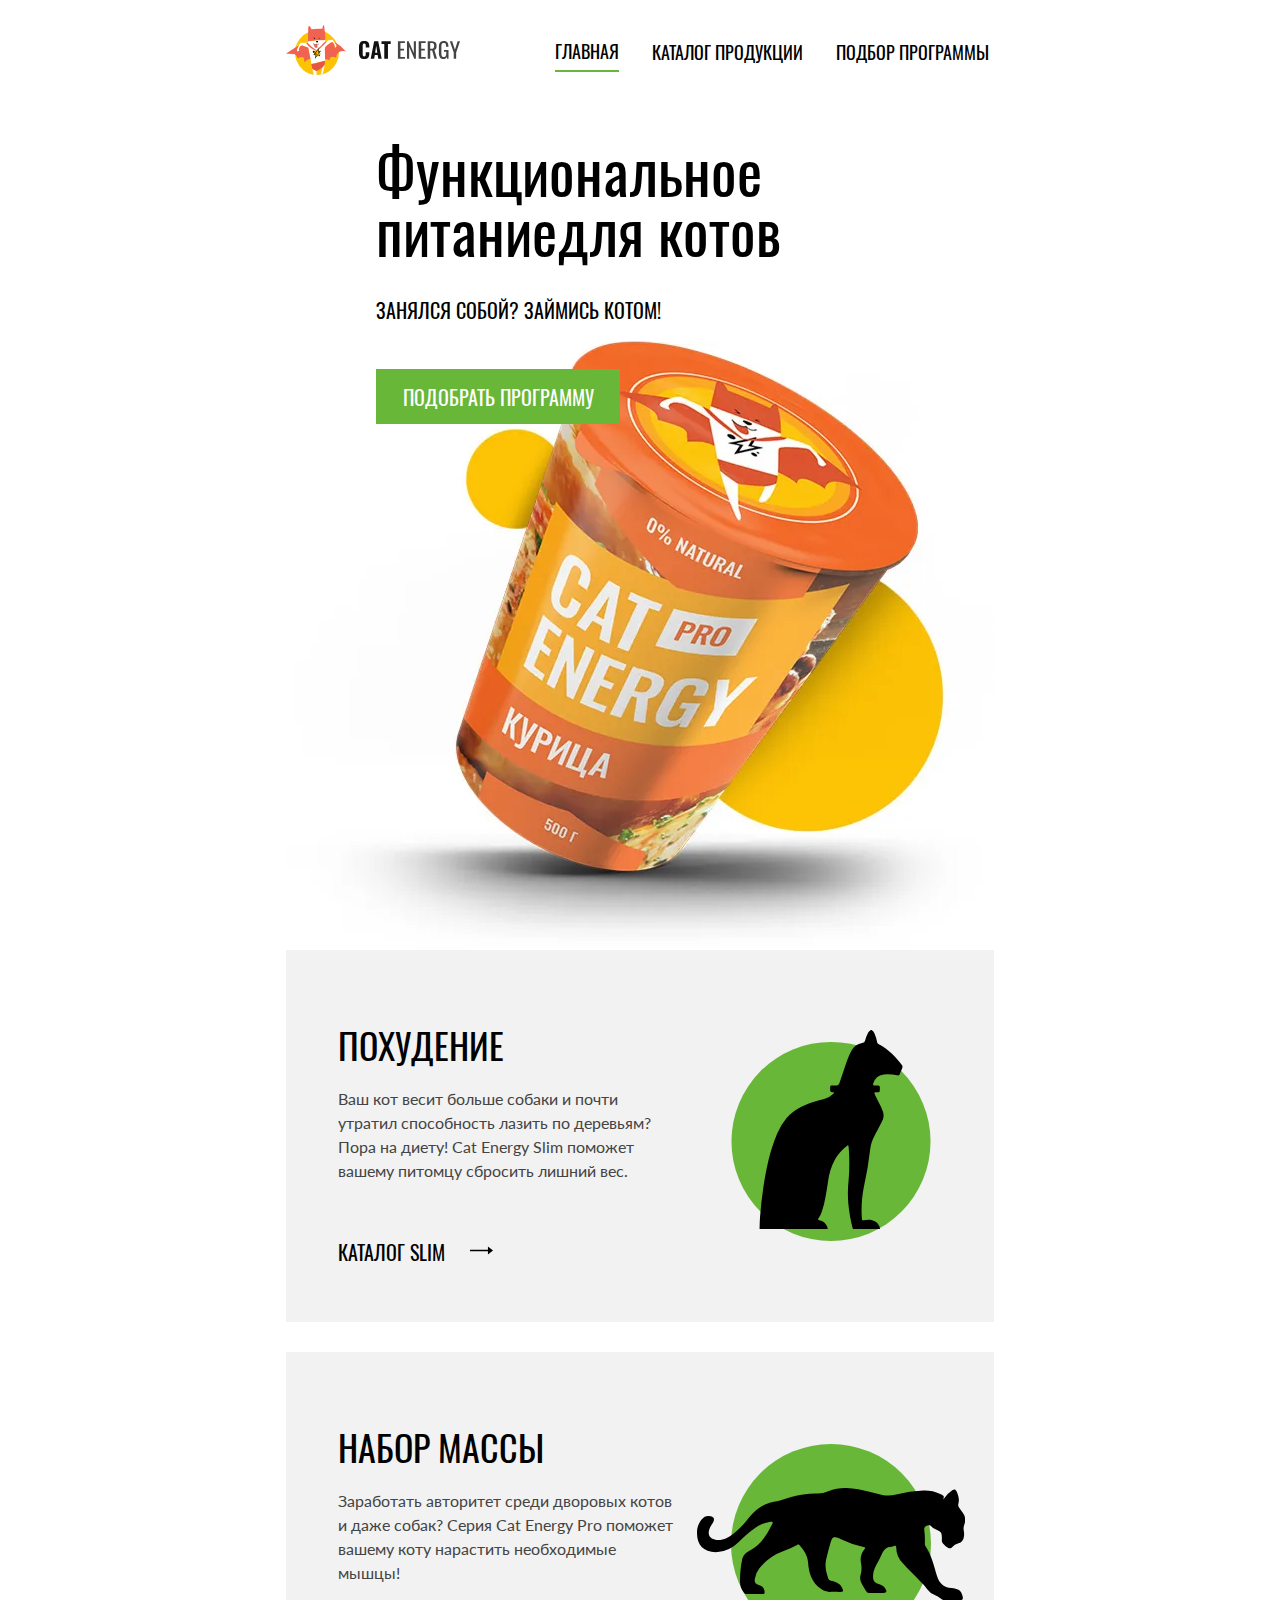
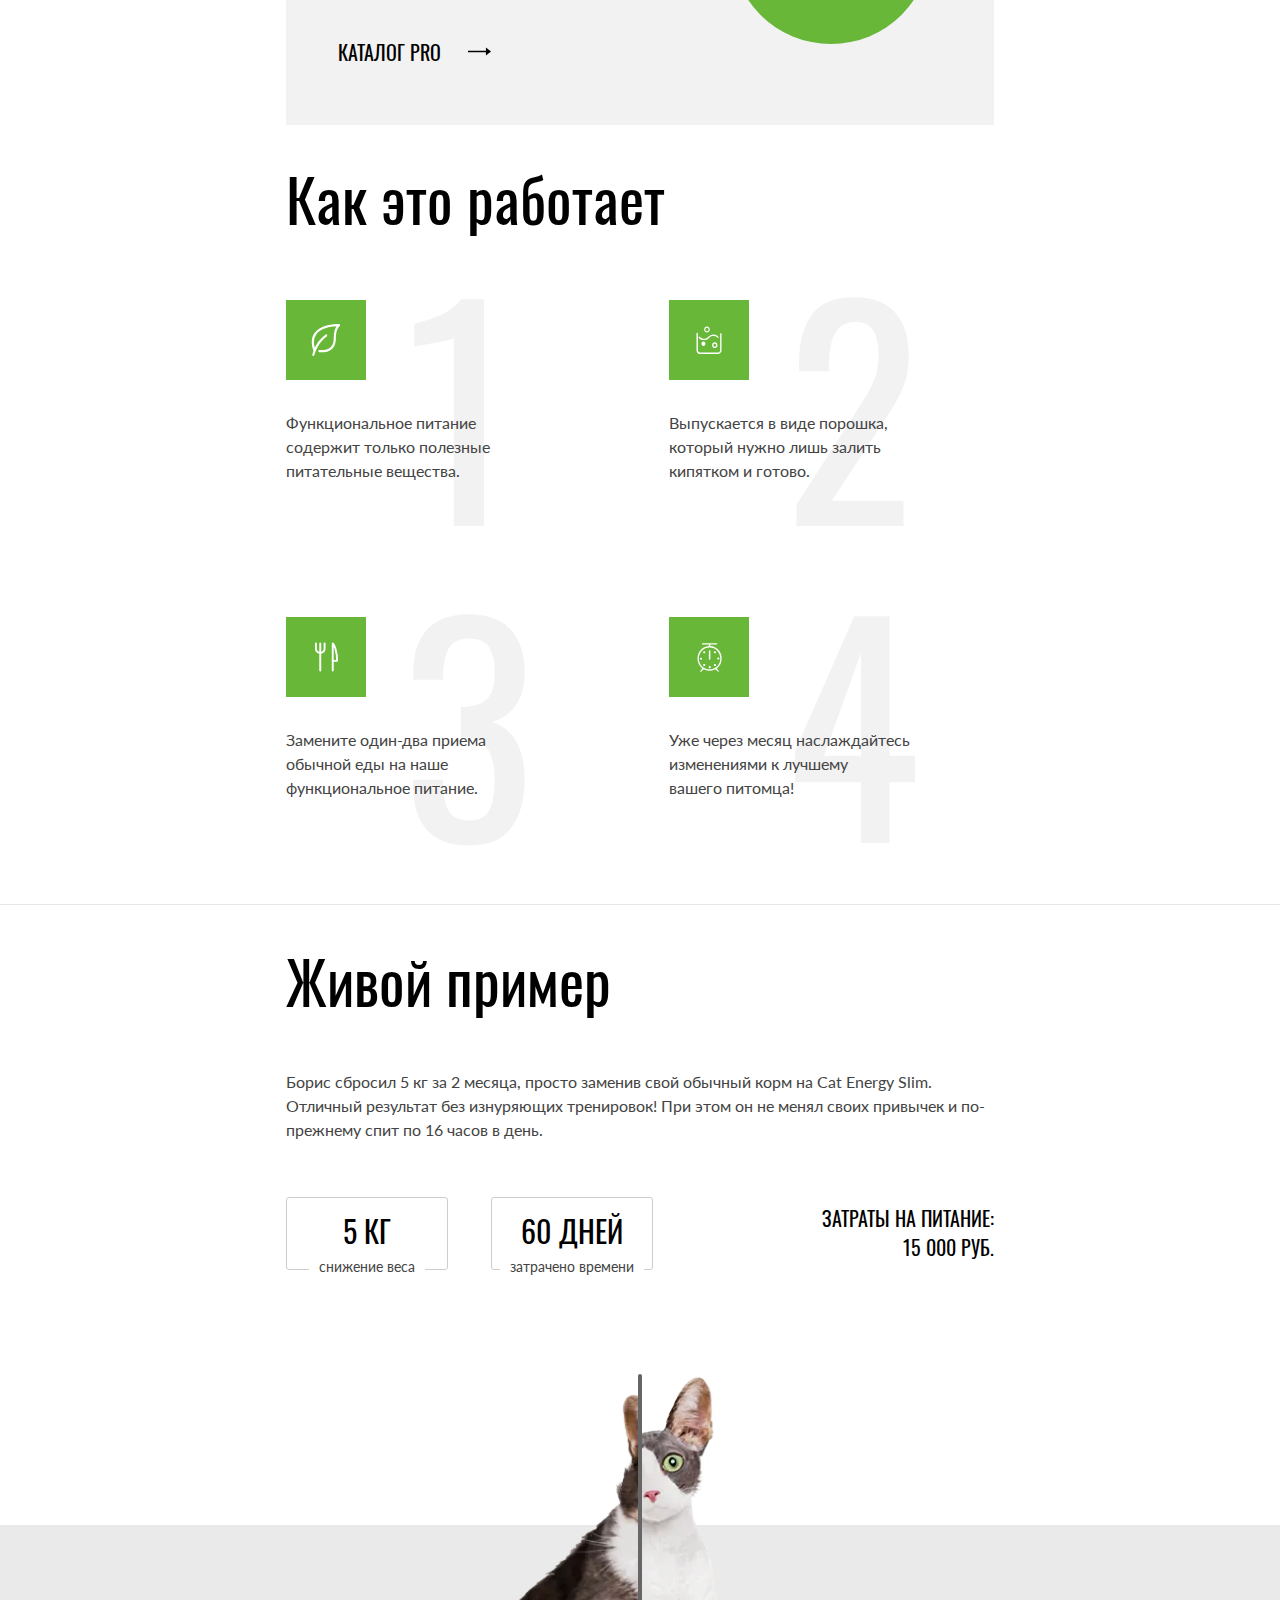
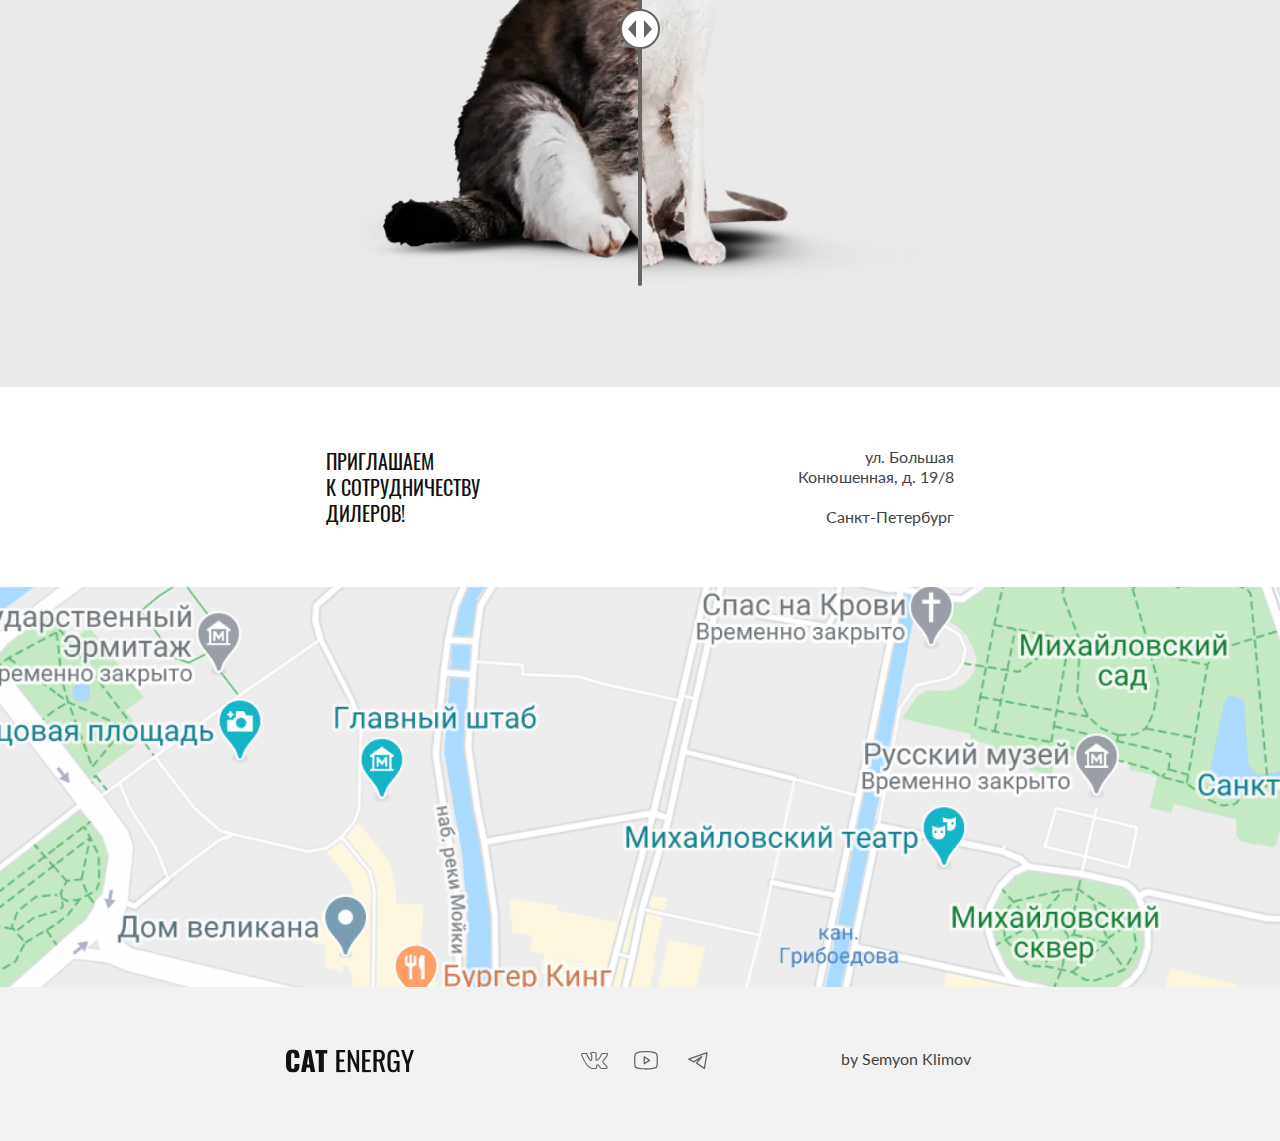
<file: docs/index.html>
<!DOCTYPE html><html class="page" lang="ru"><head><meta charset="UTF-8"><title>Cat Energy: Главная</title><meta name="viewport" content="width=device-width,initial-scale=1"><link rel="icon" href="favicon.ico"><link rel="icon" href="favicons/favicon-svg.svg" type="image/svg+xml"><link rel="icon" href="favicons/favicon32x32.png" type="image/x-icon"><link rel="apple-touch-icon" href="favicons/apple-icon-180x180.png"><link rel="manifest" href="manifest.webmanifest"><link rel="stylesheet" href="styles/styles.css"><link rel="preload" href="fonts/lato/lato-regular.woff2" as="font" crossorigin="anonymous"><link rel="preload" href="fonts/oswald/oswald-regular.woff2" as="font" crossorigin="anonymous"><script src="scripts/main.js" type="module" defer="defer"></script></head><body class="page__body"><div class="page__body-container page__body-container--index"><header class="main-header main-header--index"><div class="main-header__wrapper"><a class="main-header__link" href="index.html" aria-current="page"><picture><source media="(min-width: 1440px)" type="image/svg+xml" srcset="images/main-header/logo-image-desktop.svg" width="70" height="59"><source media="(min-width: 768px)" type="image/svg+xml" srcset="images/main-header/logo-image-tablet.svg" width="60" height="50"><img class="main-header__image-logo" src="images/main-header/logo-image-mobile.svg" width="33" height="38" alt="Логотип cat energy."></picture></a><a class="main-header__link logo" href="index.html" aria-current="page"><picture><source media="(min-width:1440px)" type="image/svg+xml" srcset="images/logo-text-tablet-desktop.svg" width="118" height="21"><source media="(min-width:768px)" type="image/svg+xml" srcset="images/logo-text-tablet-desktop.svg" width="101" height="18"><img class="logo__image-text" src="images/logo-text.svg" width="101" height="18" alt="Cat energy."></picture></a><button class="main-header__toggle main-header__toggle--close main-header__toggle--nojs" type="button"><!-- Добавить класс main-header__toggle--open для открытого состояния, main-header__toggle--close для закрытого состояния меню --> <span class="visually-hidden">Открыть меню.</span></button></div><nav class="main-nav main-nav--close main-nav--nojs"><!--Для открытия меню добавить класс main-nav--open --><ul class="main-nav__list"><li class="main-nav__item"><a class="main-nav__link main-nav__link--index main-nav__link--active-index">главная</a><!--Для состояния активной ссылки добавить класс main-nav__link--active-index--></li><li class="main-nav__item"><a class="main-nav__link main-nav__link--index" href="catalog.html">каталог продукции</a></li><li class="main-nav__item"><a class="main-nav__link main-nav__link--index" href="form.html">подбор программы</a></li></ul></nav></header></div><main class="main-page"><div class="main-page__container main-page__container--preview"><section class="preview"><h1 class="preview__title title title--white">Функциональное питание<br class="preview__title-transposition">для котов</h1><p class="preview__subtitle">Занялся собой? Займись котом!</p><picture><source media="(min-width:1440px)" type="image/webp" srcset="images/index-images/index-product-desktop@1x.webp, images/index-images/index-product-desktop@2x.webp 2x" width="552" height="499"><source media="(min-width: 768px)" type="image/webp" srcset="images/index-images/index-product-tablet@1x.webp, images/index-images/index-product-tablet@2x.webp 2x" width="709" height="609"><source type="image/webp" srcset="images/index-images/index-product-mobile@1x.webp, images/index-images/index-product-mobile@2x.webp 2x" width="280" height="270"><source media="(min-width:1440px)" type="image/png" srcset="images/index-images/index-product-desktop@1x.png, images/index-images/index-product-desktop@2x.png 2x" width="552" height="499"><source media="(min-width: 768px)" type="image/png" srcset="images/index-images/index-product-tablet@1x.png, images/index-images/index-product-tablet@2x.png 2x" width="709" height="609"><img class="preview__product-image" src="images/index-images/index-product-mobile@1x.png" srcset="images/index-images/index-product-mobile@2x.png 2x" width="280" height="270" alt="Упаковка Функционального питания со вкусом курицы."></picture><a class="preview__link button" href="form.html">подобрать программу</a></section></div><section class="catalogs"><h2 class="visually-hidden">Каталоги cat energy.</h2><ul class="catalogs__list"><li class="catalogs__item"><h3 class="catalogs__title catalogs__title--slim title">похудение</h3><p class="catalogs__text">Ваш кот весит больше собаки и почти утратил способность лазить по деревьям? Пора на диету! Cat Energy Slim поможет вашему питомцу сбросить лишний вес.</p><a class="catalogs__link" href="catalog.html">каталог slim</a></li><li class="catalogs__item"><h3 class="catalogs__title catalogs__title--pro title">Набор массы</h3><p class="catalogs__text catalogs__text--pro">Заработать авторитет среди дворовых котов и даже собак? Серия Cat Energy Pro поможет вашему коту нарастить необходимые мышцы!</p><a class="catalogs__link catalogs__link--pro" href="catalog.html">каталог pro</a></li></ul></section><section class="advantages"><div class="advantages__wrapper"><h2 class="advantages__title title">Как это работает</h2><ul class="advantages__list"><li class="advantages__item"><span class="advantages__text advantages__text--leaf">Функциональное питание содержит только полезные питательные вещества.</span></li><li class="advantages__item"><span class="advantages__text advantages__text--powder">Выпускается в виде порошка, который нужно лишь залить кипятком и готово.</span></li><li class="advantages__item"><span class="advantages__text advantages__text--food">Замените один-два приема обычной еды на наше функциональное питание.</span></li><li class="advantages__item"><span class="advantages__text advantages__text--time">Уже через месяц наслаждайтесь изменениями к лучшему<br class="advantages__text-transposition">вашего питомца!</span></li></ul></div></section><div class="main-page__container main-page__container--product-effect"><section class="product-effect"><h2 class="product-effect__title title">Живой пример</h2><p class="product-effect__text">Борис сбросил 5 кг за 2 месяца, просто заменив свой обычный корм на Cat Energy Slim. Отличный результат без изнуряющих тренировок! При этом он не менял своих привычек и по-прежнему спит по 16 часов в день.</p><div class="product-effect__container"><dl class="product-effect__list"><div class="product-effect__item"><dt class="product-effect__quantity">5 КГ</dt><dd class="product-effect__item-container"><span class="product-effect__description">снижение веса</span></dd></div><div class="product-effect__item"><dt class="product-effect__quantity">60 ДНЕЙ</dt><dd class="product-effect__item-container"><span class="product-effect__description">затрачено времени</span></dd></div></dl><div class="product-effect__value-container"><p class="product-effect__value-text">Затраты на питание:</p><p class="product-effect__value">15 000 РУБ.</p></div></div><div class="product-effect__button-wrapper"><button class="product-effect__button" type="button"><svg class="product-effect__image-svg" aria-hidden="true" focusable="false" width="40" height="40"><use href="images/icons/stack.svg#product-effect-toggle-switch"></use></svg> <span class="visually-hidden">Изменить фотографию до и после.</span></button><div class="product-effect__image-container"><div class="product-effect__image-wrapper product-effect__image-wrapper--before"><picture><source media="(min-width: 768px)" type="image/webp" srcset="images/index-images/fat-cat-tablet-desktop@1x.webp, images/index-images/fat-cat-tablet-desktop@2x.webp 2x" width="560" height="512"><source type="image/webp" srcset="images/index-images/fat-cat-mobile@1x.webp, images/index-images/fat-cat-mobile@2x.webp 2x" width="280" height="256"><source media="(min-width: 768px)" type="image/png" srcset="images/index-images/fat-cat-tablet-desktop@1x.png, images/index-images/fat-cat-tablet-desktop@2x.png 2x" width="560" height="512"><img class="product-effect__image-before" src="images/index-images/fat-cat-mobile@1x.png" srcset="images/index-images/fat-cat-mobile@2x.png 2x" width="280" height="256" alt="Кот после принятие правильного питания" loading="lazy"></picture></div><div class="product-effect__image-wrapper product-effect__image-wrapper--after"><picture><source media="(min-width: 768px)" type="image/webp" srcset="images/index-images/thin-cat-tablet-desktop@1x.webp, images/index-images/thin-cat-tablet-desktop@2x.webp 2x" width="560" height="512"><source type="image/webp" srcset="images/index-images/thin-cat-mobile@1x.webp, images/index-images/thin-cat-mobile@2x.webp 2x" width="280" height="256"><source media="(min-width: 768px)" type="image/png" srcset="images/index-images/thin-cat-tablet-desktop@1x.png, images/index-images/thin-cat-tablet-desktop@2x.png 2x" width="560" height="512"><img class="product-effect__image-after" src="images/index-images/thin-cat-mobile@1x.png" srcset="images/index-images/thin-cat-mobile@2x.png 2x" width="280" height="256" alt="Кот до принятия правильного питания" loading="lazy"></picture></div></div></div></section></div></main><footer class="main-footer"><div class="main-footer__container-color"><div class="main-footer__container main-footer__container--title"><h2 class="main-footer__tittle">приглашаем<br>к сотрудничеству дилеров!</h2><address class="main-footer__address">ул. Большая<br>Конюшенная, д. 19/8<br><span class="main-footer__address-container">Санкт-Петербург</span></address></div></div><div class="main-footer__container-map"><iframe class="main-footer__map" loading="lazy" src="https://www.google.com/maps/embed?pb=!1m18!1m12!1m3!1d1998.6037861610246!2d30.3230474!3d59.9387165!2m3!1f0!2f0!3f0!3m2!1i1024!2i768!4f13.1!3m3!1m2!1s0x4696310fca145cc1%3A0x42b32648d8238007!2z0JHQvtC70YzRiNCw0Y8g0JrQvtC90Y7RiNC10L3QvdCw0Y8g0YPQuy4sIDE5LzgsINCh0LDQvdC60YIt0J_QtdGC0LXRgNCx0YPRgNCzLCAxOTExODY!5e0!3m2!1sru!2sru!4v1705008865254!5m2!1sru!2sru" width="600" height="450" allowfullscreen title="Адрес компании Санкт-Петербург ул. Большая Конюшенная, д. 19/8"></iframe></div><div class="main-footer__container main-footer__container--index main-footer__container--media"><a class="main-footer__logo logo" href="#"><img class="logo__image-text" src="images/logo-text.svg" width="128" height="24" alt="Cat energy."></a><ul class="main-footer__list social social--index"><li class="social__item"><a class="social__link social__link--vkontakte" href="https://vk.com/krising"><span class="visually-hidden">Вконтакте.</span> <svg class="social__image" aria-hidden="true" focusable="false" width="28" height="22"><use href="images/icons/stack.svg#vkontakte"></use></svg></a></li><li class="social__item"><a class="social__link social__link--youtube" href="#"><span class="visually-hidden">Ютуб.</span> <svg class="social__image" aria-hidden="true" focusable="false" width="28" height="22"><use href="images/icons/stack.svg#youtube"></use></svg></a></li><li class="social__item"><a class="social__link social__link--telegram" href="https://t.me/krising"><span class="visually-hidden">Телеграм.</span> <svg class="social__image" aria-hidden="true" focusable="false" width="28" height="22"><use href="images/icons/stack.svg#telegram"></use></svg></a></li></ul><div class="main-footer__logo-wrapper academy-logo"><a class="academy-logo__link" href="https://t.me/krising"><span class="academy-logo__text">by Semyon Klimov</span></a></div></div></footer><script src="./scripts/main.js" type="module"></script></body></html>
</file>
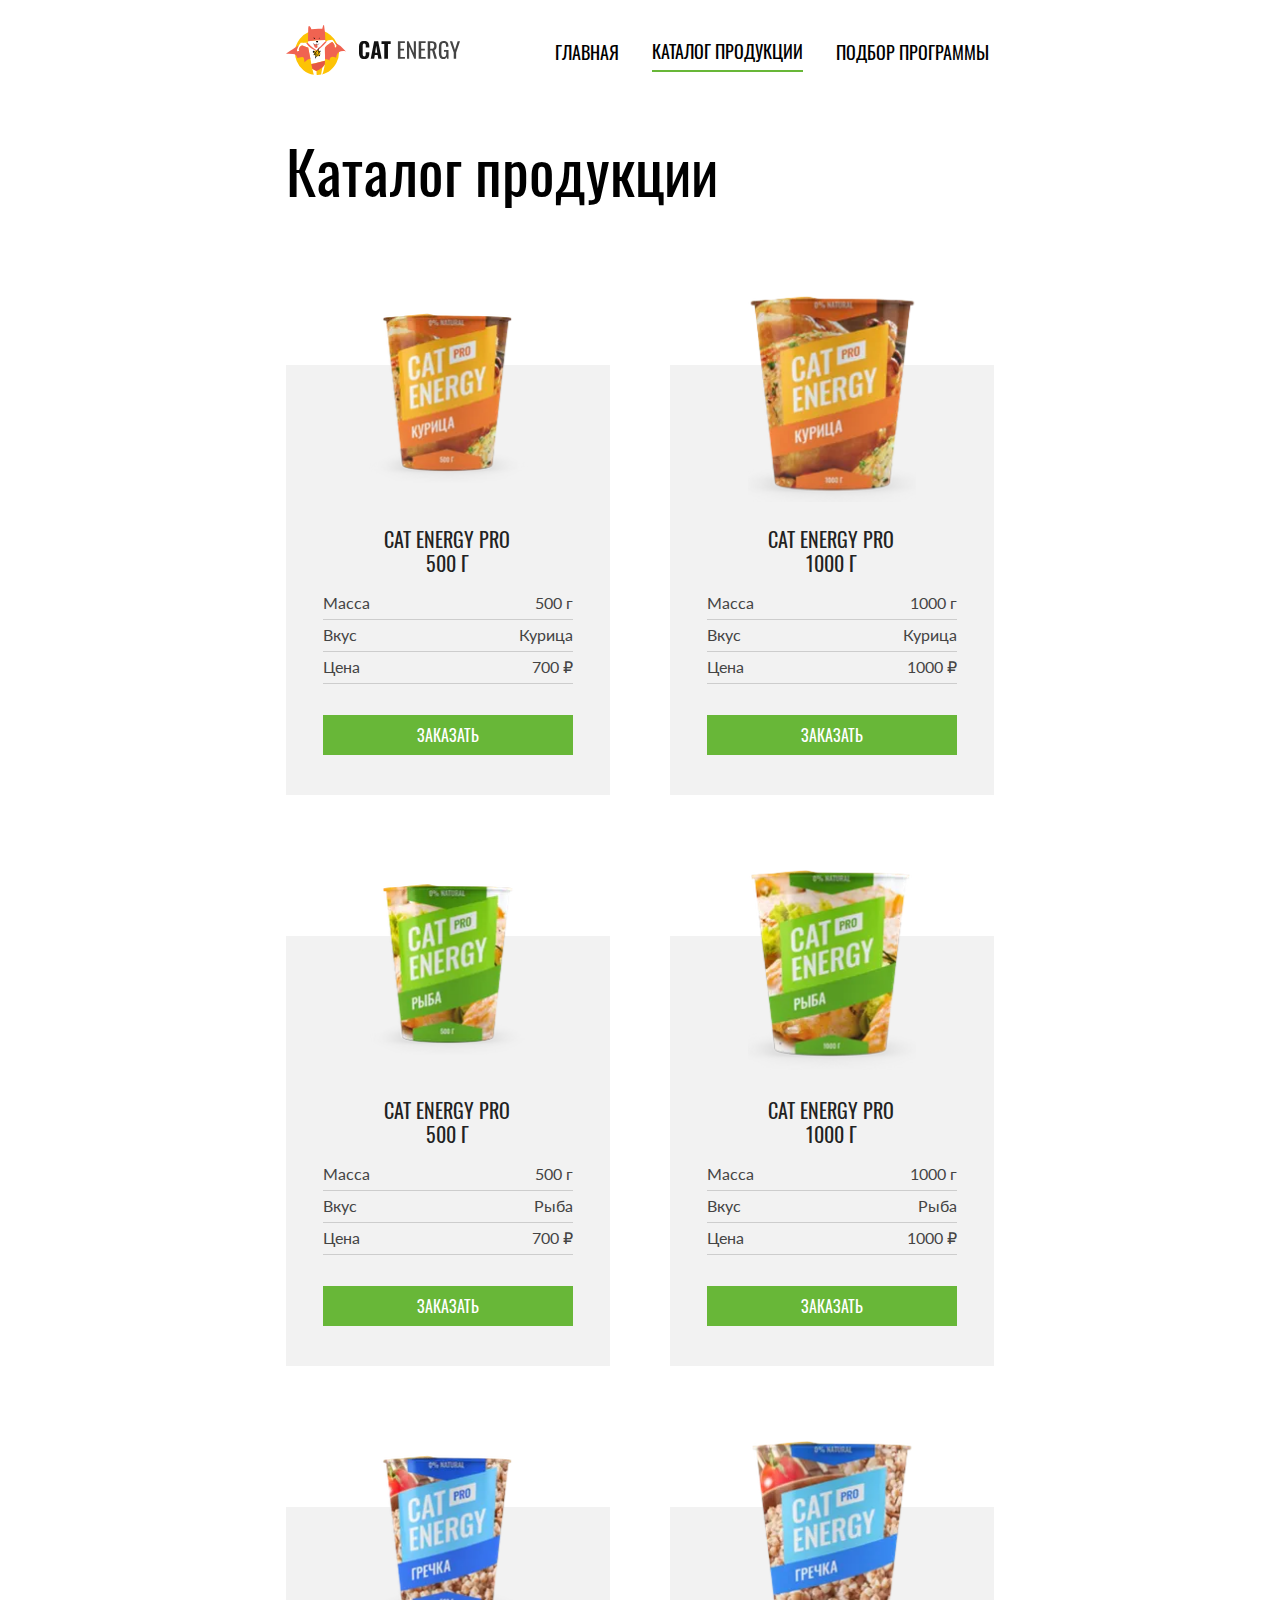
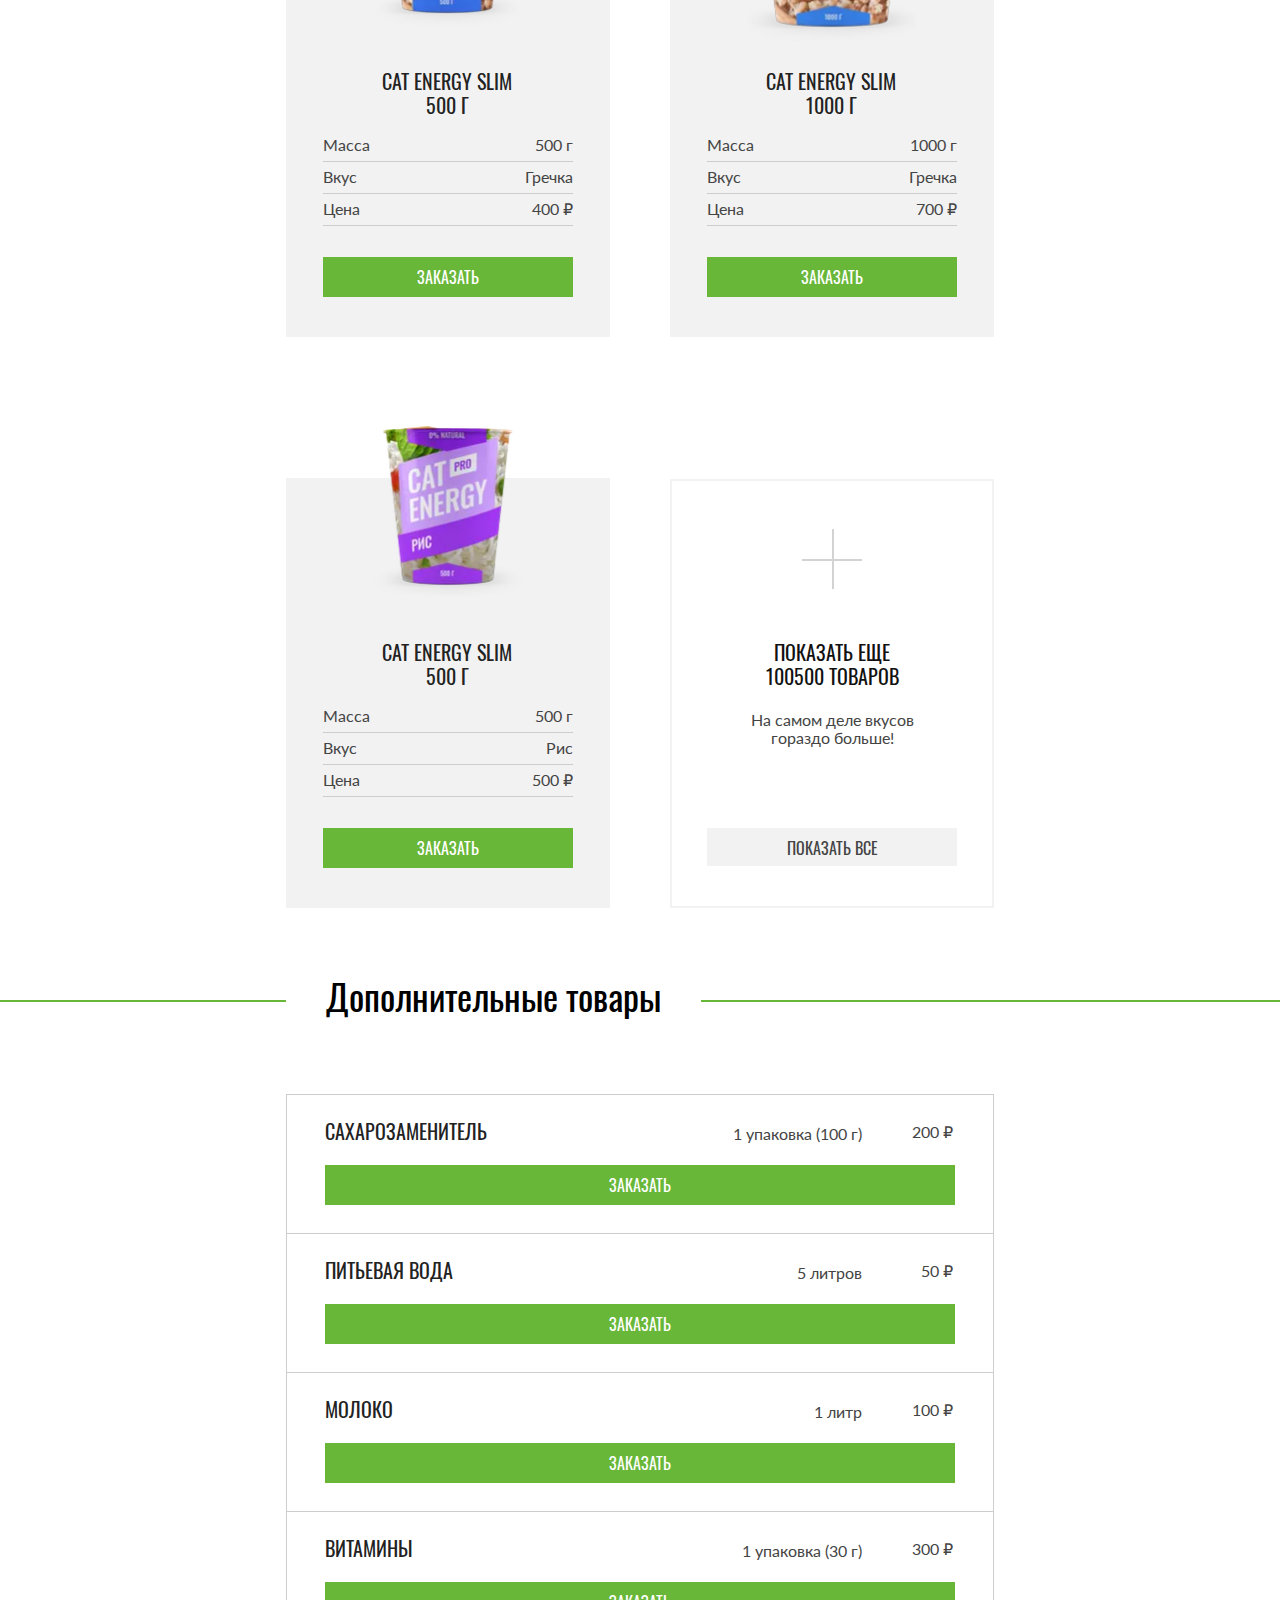
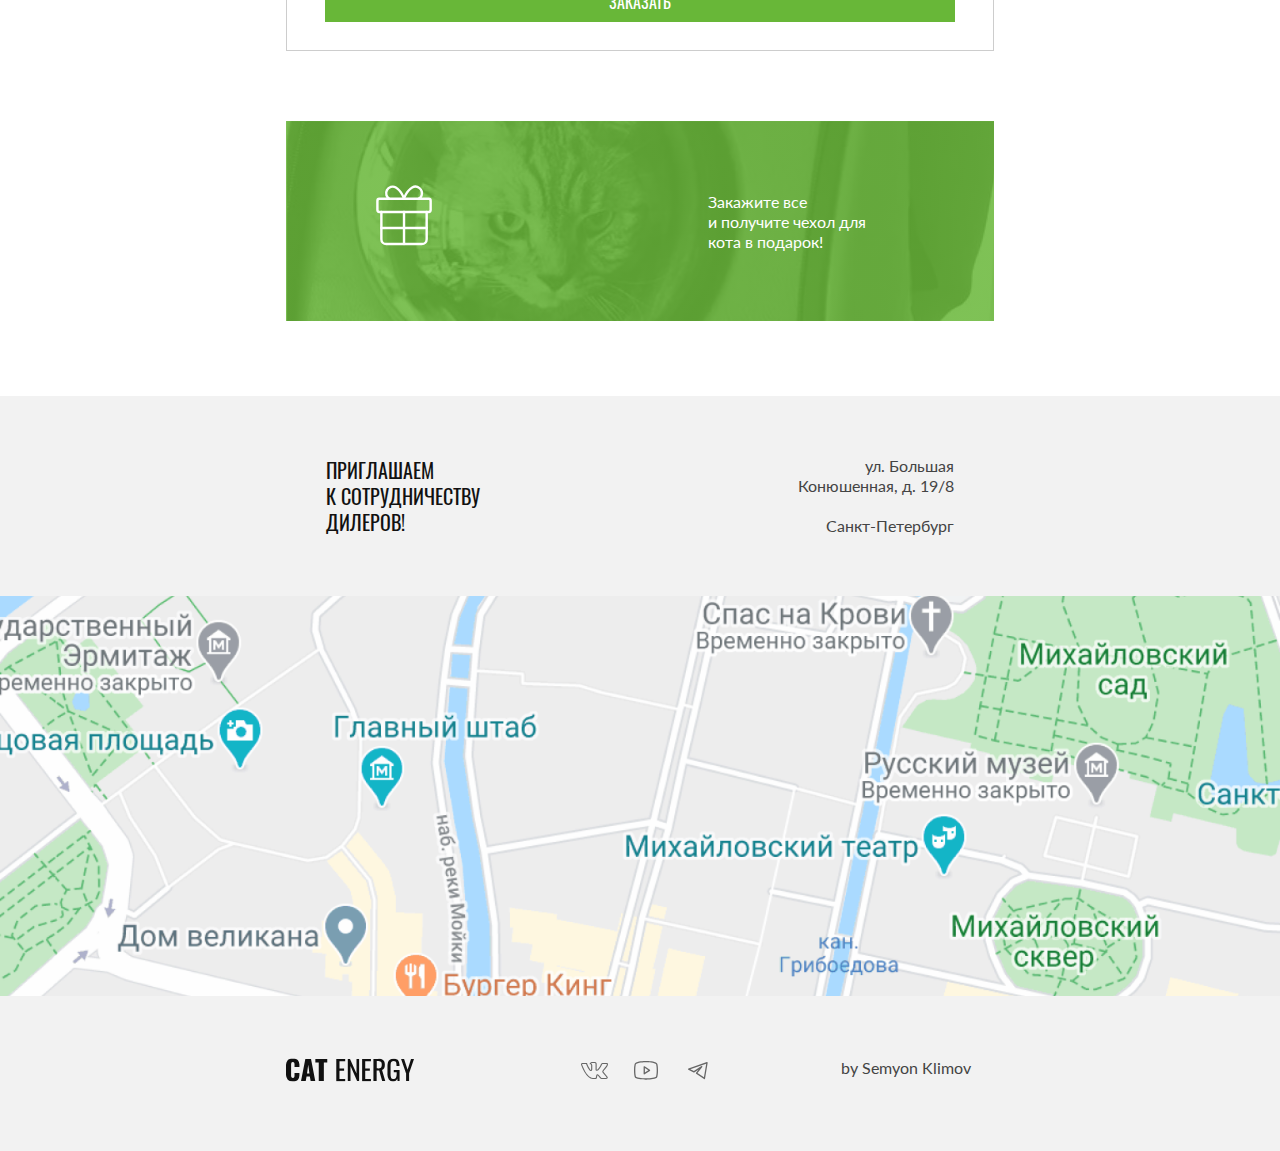
<file: docs/catalog.html>
<!DOCTYPE html><html class="page" lang="ru"><head><meta charset="UTF-8"><title>Cat Energy: Каталог</title><meta name="viewport" content="width=device-width,initial-scale=1"><link rel="icon" href="favicon.ico"><link rel="icon" href="favicons/favicon-svg.svg" type="image/svg+xml"><link rel="icon" href="favicons/favicon32x32.png" type="image/x-icon"><link rel="apple-touch-icon" href="favicons/apple-icon-180x180.png"><link rel="manifest" href="manifest.webmanifest"><link rel="stylesheet" href="styles/styles.css"><link rel="preload" href="fonts/lato/lato-regular.woff2" as="font" crossorigin="anonymous"><link rel="preload" href="fonts/oswald/oswald-regular.woff2" as="font" crossorigin="anonymous"><script src="scripts/catalog.js" type="module" defer="defer"></script></head><body class="page__body"><div class="page__body-container"><header class="main-header"><div class="main-header__wrapper"><a class="main-header__link" href="index.html" aria-current="page"><picture><source media="(min-width: 1440px)" type="image/svg+xml" srcset="images/main-header/logo-image-desktop.svg" width="70" height="59"><source media="(min-width: 768px)" type="image/svg+xml" srcset="images/main-header/logo-image-tablet.svg" width="60" height="50"><img class="main-header__image-logo" src="images/main-header/logo-image-mobile.svg" width="33" height="38" alt="Логотип cat energy."></picture></a><a class="main-header__link logo" href="index.html" aria-current="page"><picture><source media="(min-width:1440px)" type="image/svg+xml" srcset="images/logo-text-tablet-desktop.svg" width="118" height="21"><source media="(min-width:768px)" type="image/svg+xml" srcset="images/logo-text-tablet-desktop.svg" width="101" height="18"><img class="logo__image-text" src="images/logo-text.svg" width="101" height="18" alt="Cat energy."></picture></a><button class="main-header__toggle main-header__toggle--close main-header__toggle--nojs" type="button"><!--Добавить класс main-header__toggle--open для открытого состояния, main-header__toggle--close для закрытого состояния меню--> <span class="visually-hidden">Открыть меню.</span></button></div><nav class="main-nav main-nav--close main-nav--nojs"><!--Для открытия меню добавить класс main-nav--open--><ul class="main-nav__list"><li class="main-nav__item"><a class="main-nav__link" href="index.html">главная</a></li><li class="main-nav__item"><a class="main-nav__link main-nav__active-link">каталог продукции</a></li><li class="main-nav__item"><a class="main-nav__link" href="form.html">подбор программы</a></li></ul></nav></header></div><main class="main-container"><section class="catalog-product"><div class="catalog-product__title-wrapper"><h1 class="catalog-product__title title">Каталог продукции</h1></div><ul class="catalog-product__list"><li class="catalog-product__item product-card"><div class="product-card__card-container"><div class="product-card__info-container"><a class="product-card__link product-card__link--image" href="#"><picture><source media="(min-width: 768px)" type="image/webp" srcset="images/catalog-images/catalog-produt-chicken-500-tablet-desktop@1x.webp, images/catalog-images/catalog-produt-chicken-500-tablet-desktop@2x.webp 2x" width="161" height="172"><source type="image/webp" srcset="images/catalog-images/catalog-produt-chicken-500-mobile@1x.webp, images/catalog-images/catalog-produt-chicken-500-mobile@2x.webp 2x" width="68" height="86"><source media="(min-width: 768px)" type="image/png" srcset="images/catalog-images/catalog-produt-chicken-500-tablet-desktop@1x.png, images/catalog-images/catalog-produt-chicken-500-tablet-desktop@2x.png 2x" width="161" height="172"><img class="product-card__image" src="images/catalog-images/catalog-produt-chicken-500-mobile@1x.png" srcset="images/catalog-images/catalog-produt-chicken-500-mobile@2x.png 2x" width="68" height="86" alt="Товар Cat energy pro 500 грамм со вкусом курицы."></picture></a><div class="product-card__list-wrapper"><a class="product-card__link product-card__link--title" href="#"><h2 class="product-card__title">Cat Energy PRO 500 г</h2></a><dl class="product-card__list"><div class="product-card__item"><dt class="product-card__item-name">Масса</dt><dd class="product-card__item-value">500 г</dd></div><div class="product-card__item"><dt class="product-card__item-name">Вкус</dt><dd class="product-card__item-value">Курица</dd></div><div class="product-card__item"><dt class="product-card__item-name">Цена</dt><dd class="product-card__item-value">700 ₽</dd></div></dl></div></div><a class="product-card__button button" href="#">заказать</a></div></li><li class="catalog-product__item product-card"><div class="product-card__card-container"><div class="product-card__info-container"><a class="product-card__link product-card__link--image" href="#"><picture><source media="(min-width: 1440px)" type="image/webp" srcset="images/catalog-images/catalog-produt-chicken-1000-desktop@1x.webp, images/catalog-images/catalog-produt-chicken-1000-desktop@2x.webp 2x" width="172" height="196"><source media="(min-width: 768px)" type="image/webp" srcset="images/catalog-images/catalog-produt-chicken-1000-tablet-desktop@1x.webp, images/catalog-images/catalog-produt-chicken-1000-tablet-desktop@2x.webp 2x" width="168" height="206"><source type="image/webp" srcset="images/catalog-images/catalog-produt-chicken-1000-mobile@1x.webp, images/catalog-images/catalog-produt-chicken-1000-mobile@2x.webp 2x" width="84" height="100"><source media="(min-width: 1440px)" type="image/png" srcset="images/catalog-images/catalog-produt-chicken-1000-desktop@1x.png, images/catalog-images/catalog-produt-chicken-1000-desktop@2x.png 2x" width="172" height="196"><source media="(min-width: 768px)" type="image/png" srcset="images/catalog-images/catalog-produt-chicken-1000-tablet-desktop@1x.png, images/catalog-images/catalog-produt-chicken-1000-tablet-desktop@2x.png 2x" width="168" height="206"><img class="product-card__image" src="images/catalog-images/catalog-produt-chicken-1000-mobile@1x.png" srcset="images/catalog-images/catalog-produt-chicken-1000-mobile@2x.png 2x" width="84" height="100" alt="Товар Cat energy pro 1000 грамм со вкусом курицы."></picture></a><div class="product-card__list-wrapper"><a class="product-card__link product-card__link--title" href="#"><h2 class="product-card__title">Cat Energy PRO 1000 г</h2></a><dl class="product-card__list"><div class="product-card__item"><dt class="product-card__item-name">Масса</dt><dd class="product-card__item-value">1000 г</dd></div><div class="product-card__item"><dt class="product-card__item-name">Вкус</dt><dd class="product-card__item-value">Курица</dd></div><div class="product-card__item"><dt class="product-card__item-name">Цена</dt><dd class="product-card__item-value">1000 ₽</dd></div></dl></div></div><a class="product-card__button button" href="#">заказать</a></div></li><li class="catalog-product__item product-card"><div class="product-card__card-container"><div class="product-card__info-container"><a class="product-card__link product-card__link--image" href="#"><picture><source media="(min-width: 768px)" type="image/webp" srcset="images/catalog-images/catalog-produt-fish-500-tablet-desktop@1x.webp, images/catalog-images/catalog-produt-fish-500-tablet-desktop@2x.webp 2x" width="163" height="174"><source type="image/webp" srcset="images/catalog-images/catalog-produt-fish-500-mobile@1x.webp, images/catalog-images/catalog-produt-fish-500-mobile@2x.webp 2x" width="68" height="78"><source media="(min-width: 768px)" type="image/png" srcset="images/catalog-images/catalog-produt-fish-500-tablet-desktop@1x.png, images/catalog-images/catalog-produt-fish-500-tablet-desktop@2x.png 2x" width="163" height="174"><img class="product-card__image" src="images/catalog-images/catalog-produt-fish-500-mobile@1x.png" srcset="images/catalog-images/catalog-produt-fish-500-mobile@2x.png 2x" width="68" height="78" alt="Товар Cat energy pro 500 грамм со вкусом рыбы."></picture></a><div class="product-card__list-wrapper"><a class="product-card__link product-card__link--title" href="#"><h2 class="product-card__title">Cat Energy PRO 500 г</h2></a><dl class="product-card__list"><div class="product-card__item"><dt class="product-card__item-name">Масса</dt><dd class="product-card__item-value">500 г</dd></div><div class="product-card__item"><dt class="product-card__item-name">Вкус</dt><dd class="product-card__item-value">Рыба</dd></div><div class="product-card__item"><dt class="product-card__item-name">Цена</dt><dd class="product-card__item-value">700 ₽</dd></div></dl></div></div><a class="product-card__button button" href="#">заказать</a></div></li><li class="catalog-product__item product-card"><div class="product-card__card-container"><div class="product-card__info-container"><a class="product-card__link product-card__link--image" href="#"><picture><source media="(min-width: 1440px)" type="image/webp" srcset="images/catalog-images/catalog-produt-fish-1000-desktop@1x.webp, images/catalog-images/catalog-produt-fish-1000-desktop@2x.webp 2x" width="172" height="196"><source media="(min-width: 768px)" type="image/webp" srcset="images/catalog-images/catalog-produt-fish-1000-tablet-desktop@1x.webp, images/catalog-images/catalog-produt-fish-1000-tablet-desktop@2x.webp 2x" width="168" height="200"><source type="image/webp" srcset="images/catalog-images/catalog-produt-fish-1000-mobile@1x.webp, images/catalog-images/catalog-produt-fish-1000-mobile@2x.webp 2x" width="84" height="100"><source media="(min-width: 1440px)" type="image/png" srcset="images/catalog-images/catalog-produt-fish-1000-desktop@1x.png, images/catalog-images/catalog-produt-fish-1000-desktop@2x.png 2x" width="172" height="196"><source media="(min-width: 768px)" type="image/png" srcset="images/catalog-images/catalog-produt-fish-1000-tablet-desktop@1x.png, images/catalog-images/catalog-produt-fish-1000-tablet-desktop@2x.png 2x" width="168" height="200"><img class="product-card__image" src="images/catalog-images/catalog-produt-fish-1000-mobile@1x.png" srcset="images/catalog-images/catalog-produt-fish-1000-mobile@2x.png 2x" width="84" height="100" alt="Товар Cat energy pro 1000 грамм со вкусом рыбы."></picture></a><div class="product-card__list-wrapper"><a class="product-card__link product-card__link--title" href="#"><h2 class="product-card__title">Cat Energy PRO 1000 г</h2></a><dl class="product-card__list"><div class="product-card__item"><dt class="product-card__item-name">Масса</dt><dd class="product-card__item-value">1000 г</dd></div><div class="product-card__item"><dt class="product-card__item-name">Вкус</dt><dd class="product-card__item-value">Рыба</dd></div><div class="product-card__item"><dt class="product-card__item-name">Цена</dt><dd class="product-card__item-value">1000 ₽</dd></div></dl></div></div><a class="product-card__button button" href="#">заказать</a></div></li><li class="catalog-product__item product-card"><div class="product-card__card-container"><div class="product-card__info-container"><a class="product-card__link product-card__link--image" href="#"><picture><source media="(min-width: 768px)" type="image/webp" srcset="images/catalog-images/catalog-produt-buckwheat-500-tablet-desktop@1x.webp, images/catalog-images/catalog-produt-buckwheat-500-tablet-desktop@2x.webp 2x" width="161" height="171"><source type="image/webp" srcset="images/catalog-images/catalog-produt-buckwheat-500-mobile@1x.webp, images/catalog-images/catalog-produt-buckwheat-500-mobile@2x.webp 2x" width="68" height="78"><source media="(min-width: 768px)" type="image/png" srcset="images/catalog-images/catalog-produt-buckwheat-500-tablet-desktop@1x.png, images/catalog-images/catalog-produt-buckwheat-500-tablet-desktop@2x.png 2x" width="161" height="171"><img class="product-card__image" src="images/catalog-images/catalog-produt-buckwheat-500-mobile@1x.png" srcset="images/catalog-images/catalog-produt-buckwheat-500-mobile@2x.png 2x" width="68" height="78" alt="Товар Cat energy slim 500 грамм со вкусом гречки." loading="lazy"></picture></a><div class="product-card__list-wrapper"><a class="product-card__link product-card__link--title" href="#"><h2 class="product-card__title">Cat Energy slim 500 г</h2></a><dl class="product-card__list"><div class="product-card__item"><dt class="product-card__item-name">Масса</dt><dd class="product-card__item-value">500 г</dd></div><div class="product-card__item"><dt class="product-card__item-name">Вкус</dt><dd class="product-card__item-value">Гречка</dd></div><div class="product-card__item"><dt class="product-card__item-name">Цена</dt><dd class="product-card__item-value">400 ₽</dd></div></dl></div></div><a class="product-card__button button" href="#">заказать</a></div></li><li class="catalog-product__item product-card"><div class="product-card__card-container"><div class="product-card__info-container"><a class="product-card__link product-card__link--image" href="#"><picture><source media="(min-width: 1440px)" type="image/webp" srcset="images/catalog-images/catalog-produt-buckwheat-1000-desktop@1x.webp, images/catalog-images/catalog-produt-buckwheat-1000-desktop@2x.webp 2x" width="172" height="196"><source media="(min-width: 768px)" type="image/webp" srcset="images/catalog-images/catalog-produt-buckwheat-1000-tablet-desktop@1x.webp, images/catalog-images/catalog-produt-buckwheat-1000-tablet-desktop@2x.webp 2x" width="168" height="200"><source type="image/webp" srcset="images/catalog-images/catalog-produt-buckwheat-1000-mobile@1x.webp, images/catalog-images/catalog-produt-buckwheat-1000-mobile@2x.png 2x" width="84" height="100"><source media="(min-width: 1440px)" type="image/png" srcset="images/catalog-images/catalog-produt-buckwheat-1000-desktop@1x.png, images/catalog-images/catalog-produt-buckwheat-1000-desktop@2x.png 2x" width="172" height="196"><source media="(min-width: 768px)" type="image/png" srcset="images/catalog-images/catalog-produt-buckwheat-1000-tablet-desktop@1x.png, images/catalog-images/catalog-produt-buckwheat-1000-tablet-desktop@2x.png 2x" width="168" height="200"><img class="product-card__image" src="images/catalog-images/catalog-produt-buckwheat-1000-mobile@1x.png" srcset="images/catalog-images/catalog-produt-buckwheat-1000-mobile@2x.png 2x" width="84" height="100" alt="Товар Cat energy slim 1000 грамм со вкусом гречки." loading="lazy"></picture></a><div class="product-card__list-wrapper"><a class="product-card__link product-card__link--title" href="#"><h2 class="product-card__title">Cat Energy slim 1000 г</h2></a><dl class="product-card__list"><div class="product-card__item"><dt class="product-card__item-name">Масса</dt><dd class="product-card__item-value">1000 г</dd></div><div class="product-card__item"><dt class="product-card__item-name">Вкус</dt><dd class="product-card__item-value">Гречка</dd></div><div class="product-card__item"><dt class="product-card__item-name">Цена</dt><dd class="product-card__item-value">700 ₽</dd></div></dl></div></div><a class="product-card__button button" href="#">заказать</a></div></li><li class="catalog-product__item product-card"><div class="product-card__card-container"><div class="product-card__info-container"><a class="product-card__link product-card__link--image" href="#"><picture><source media="(min-width: 768px)" type="image/webp" srcset="images/catalog-images/catalog-produt-rice-500-tablet-desktop@1x.webp, images/catalog-images/catalog-produt-rice-500-tablet-desktop@2x.webp 2x" width="163" height="174"><source type="image/webp" srcset="images/catalog-images/catalog-produt-rice-500-mobile@1x.webp, images/catalog-images/catalog-produt-rice-500-mobile@2x.webp 2x" width="72" height="84"><source media="(min-width: 768px)" type="image/png" srcset="images/catalog-images/catalog-produt-rice-500-tablet-desktop@1x.png, images/catalog-images/catalog-produt-rice-500-tablet-desktop@2x.png 2x" width="163" height="174"><img class="product-card__image" src="images/catalog-images/catalog-produt-rice-500-mobile@1x.png" srcset="images/catalog-images/catalog-produt-rice-500-mobile@2x.png 2x" width="72" height="84" alt="Товар Cat energy slim 500 грамм со вкусом риса." loading="lazy"></picture></a><div class="product-card__list-wrapper"><a class="product-card__link product-card__link--title" href="#"><h2 class="product-card__title">Cat Energy slim 500 г</h2></a><dl class="product-card__list"><div class="product-card__item"><dt class="product-card__item-name">Масса</dt><dd class="product-card__item-value">500 г</dd></div><div class="product-card__item"><dt class="product-card__item-name">Вкус</dt><dd class="product-card__item-value">Рис</dd></div><div class="product-card__item"><dt class="product-card__item-name">Цена</dt><dd class="product-card__item-value">500 ₽</dd></div></dl></div></div><a class="product-card__button button" href="#">заказать</a></div></li><li class="catalog-product__item product-more"><div class="product-more__wrapper"><h2 class="product-more__title">Показать еще 100500 товаров</h2><p class="product-more__subtitle">На самом деле вкусов гораздо больше!</p><a class="product-more__link button button--secondary" href="#">показать все</a></div></li></ul></section><section class="additional-product"><div class="additional-product__container"><div class="additional-product__title-wrapper"><h2 class="additional-product__title">Дополнительные товары</h2></div><div class="additional-product__inner-container"><ul class="additional-product__list"><li class="additional-product__item"><div class="additional-product__item-container"><h3 class="additional-product__item-title">Сахарозаменитель</h3><div class="additional-product__item-wrapper"><span class="additional-product__item-quantity">1 упаковка (100 г)</span> <span class="additional-product__item-cost">200 ₽</span></div></div><a class="additional-product__link button" href="#">заказать</a></li><li class="additional-product__item"><div class="additional-product__item-container"><h3 class="additional-product__item-title">питьевая вода</h3><div class="additional-product__item-wrapper"><span class="additional-product__item-quantity">5 литров</span> <span class="additional-product__item-cost">50 ₽</span></div></div><a class="additional-product__link button" href="#">заказать</a></li><li class="additional-product__item"><div class="additional-product__item-container"><h3 class="additional-product__item-title">молоко</h3><div class="additional-product__item-wrapper"><span class="additional-product__item-quantity">1 литр</span> <span class="additional-product__item-cost">100 ₽</span></div></div><a class="additional-product__link button" href="#">заказать</a></li><li class="additional-product__item"><div class="additional-product__item-container"><h3 class="additional-product__item-title">витамины</h3><div class="additional-product__item-wrapper"><span class="additional-product__item-quantity">1 упаковка (30 г)</span> <span class="additional-product__item-cost">300 ₽</span></div></div><a class="additional-product__link button" href="#">заказать</a></li></ul><div class="additional-product__text-wrapper"><p class="additional-product__text">Закажите все<br>и получите чехол для кота в подарок!</p></div></div></div></section></main><footer class="main-footer"><div class="main-footer__container-color main-footer__container-color--grey"><div class="main-footer__container main-footer__container--title"><h2 class="main-footer__tittle">приглашаем<br>к сотрудничеству дилеров!</h2><address class="main-footer__address">ул. Большая<br>Конюшенная, д. 19/8<br><span class="main-footer__address-container">Санкт-Петербург</span></address></div></div><div class="main-footer__container-map"><iframe class="main-footer__map" loading="lazy" src="https://www.google.com/maps/embed?pb=!1m18!1m12!1m3!1d1998.6037861610246!2d30.3230474!3d59.9387165!2m3!1f0!2f0!3f0!3m2!1i1024!2i768!4f13.1!3m3!1m2!1s0x4696310fca145cc1%3A0x42b32648d8238007!2z0JHQvtC70YzRiNCw0Y8g0JrQvtC90Y7RiNC10L3QvdCw0Y8g0YPQuy4sIDE5LzgsINCh0LDQvdC60YIt0J_QtdGC0LXRgNCx0YPRgNCzLCAxOTExODY!5e0!3m2!1sru!2sru!4v1705008865254!5m2!1sru!2sru" width="600" height="450" allowfullscreen title="Адрес компании Санкт-Петербург ул. Большая Конюшенная, д. 19/8"></iframe></div><div class="main-footer__container main-footer__container--media"><a class="main-footer__logo logo" href="#"><img class="logo__image-text" src="images/logo-text.svg" width="128" height="24" alt="Cat energy."></a><ul class="main-footer__list social"><li class="social__item"><a class="social__link social__link--vkontakte" href="https://vk.com/krising"><span class="visually-hidden">Вконтакте.</span> <svg class="social__image" aria-hidden="true" focusable="false" width="28" height="22"><use href="images/icons/stack.svg#vkontakte"></use></svg></a></li><li class="social__item"><a class="social__link social__link--youtube" href="#"><span class="visually-hidden">Ютуб.</span> <svg class="social__image" aria-hidden="true" focusable="false" width="28" height="22"><use href="images/icons/stack.svg#youtube"></use></svg></a></li><li class="social__item"><a class="social__link social__link--telegram" href="https://t.me/krising"><span class="visually-hidden">Телеграм.</span> <svg class="social__image" aria-hidden="true" focusable="false" width="28" height="22"><use href="images/icons/stack.svg#telegram"></use></svg></a></li></ul><div class="main-footer__logo-wrapper academy-logo"><a class="academy-logo__link" href="https://t.me/krising"><span class="academy-logo__text">by Semyon Klimov</span></a></div></div></footer></body></html>
</file>
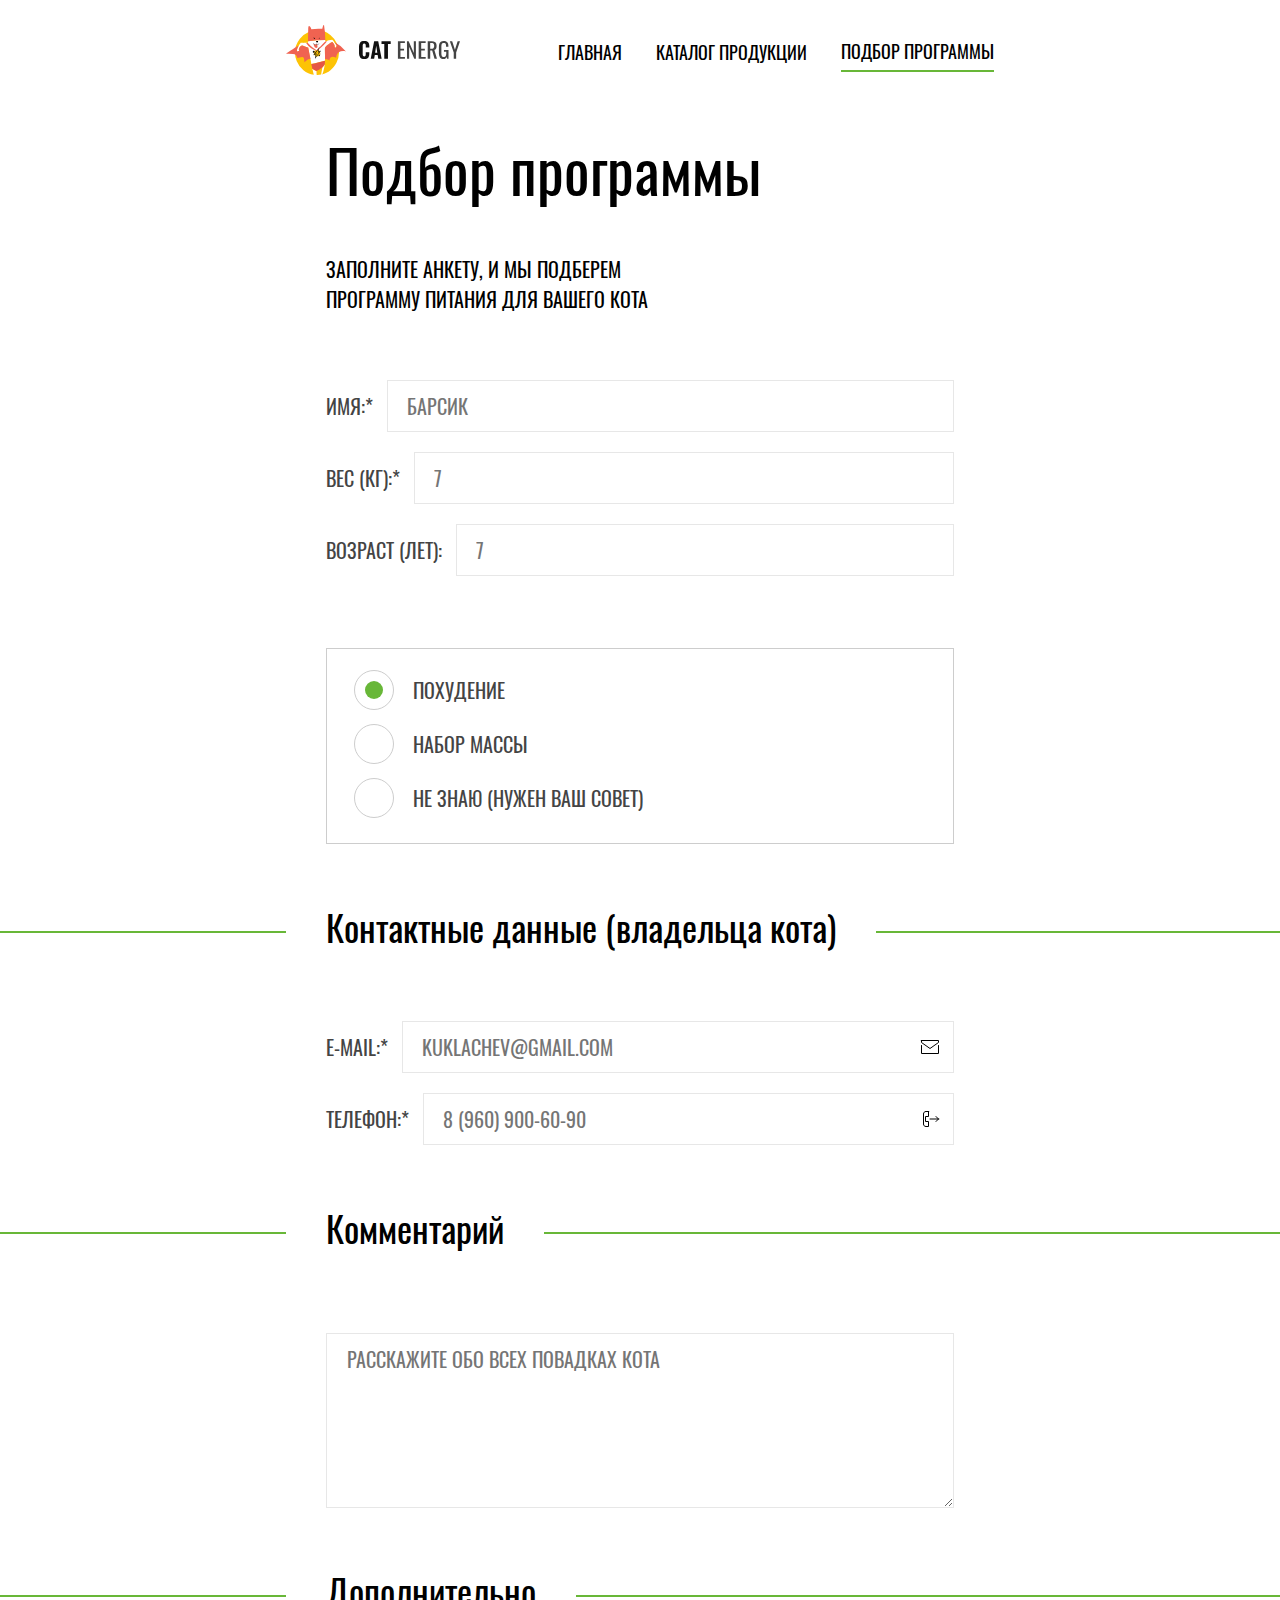
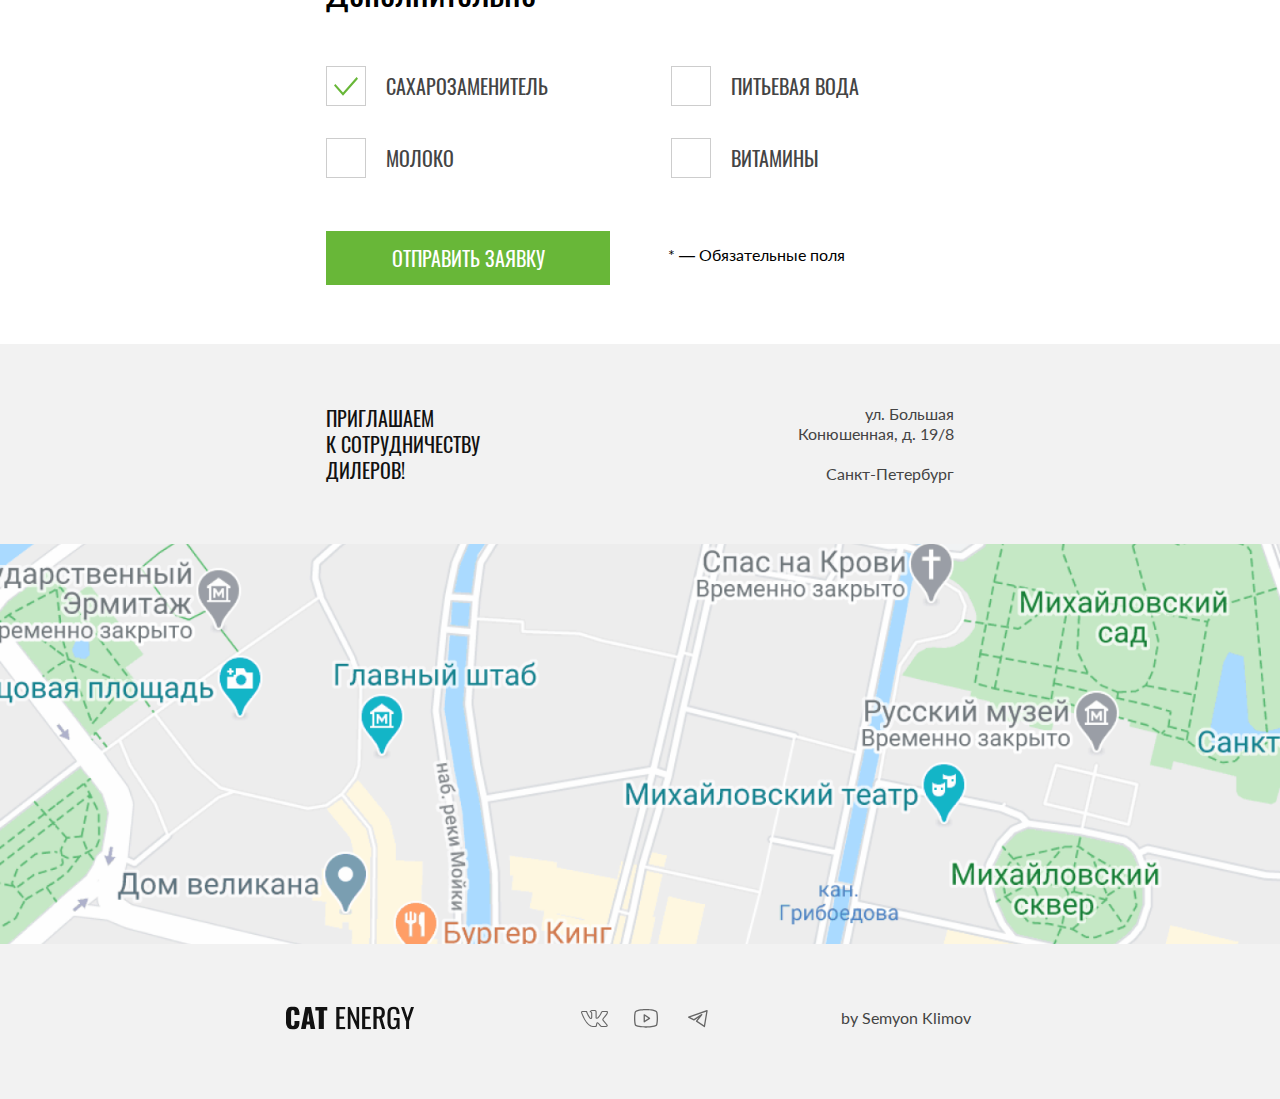
<file: docs/form.html>
<!DOCTYPE html><html class="page" lang="ru"><head><meta charset="UTF-8"><meta name="viewport" content="width=device-width,initial-scale=1"><title>Cat Energy: Подбор программы</title><link rel="icon" href="favicon.ico"><link rel="icon" href="favicons/favicon-svg.svg" type="image/svg+xml"><link rel="icon" href="favicons/favicon32x32.png" type="image/x-icon"><link rel="apple-touch-icon" href="favicons/apple-icon-180x180.png"><link rel="manifest" href="manifest.webmanifest"><link rel="stylesheet" href="styles/styles.css"><link rel="preload" href="fonts/lato/lato-regular.woff2" as="font" crossorigin="anonymous"><link rel="preload" href="fonts/oswald/oswald-regular.woff2" as="font" crossorigin="anonymous"><script src="scripts/form.js" type="module" defer="defer"></script></head><body class="page__body"><div class="page__body-container"><!--main-header__container --><header class="main-header"><div class="main-header__wrapper"><a class="main-header__link" href="index.html" aria-current="page"><picture><source media="(min-width: 1440px)" type="image/svg+xml" srcset="images/main-header/logo-image-desktop.svg" width="70" height="59"><source media="(min-width: 768px)" type="image/svg+xml" srcset="images/main-header/logo-image-tablet.svg" width="60" height="50"><img class="main-header__image-logo" src="images/main-header/logo-image-mobile.svg" width="33" height="38" alt="Логотип cat energy."></picture></a><a class="main-header__link logo" href="index.html" aria-current="page"><picture><source media="(min-width:1440px)" type="image/svg+xml" srcset="images/logo-text-tablet-desktop.svg" width="118" height="21"><source media="(min-width:768px)" type="image/svg+xml" srcset="images/logo-text-tablet-desktop.svg" width="101" height="18"><img class="logo__image-text" src="images/logo-text.svg" width="101" height="18" alt="Cat energy."></picture></a><button class="main-header__toggle main-header__toggle--close main-header__toggle--nojs" type="button"><!-- Добавить класс main-header__toggle--open для открытого состояния, main-header__toggle--close для закрытого состояния меню --> <span class="visually-hidden">Открыть меню.</span></button></div><nav class="main-nav main-nav--close main-nav--nojs"><!--Для открытия меню добавить класс main-nav--open--><ul class="main-nav__list main-nav__list--form"><li class="main-nav__item"><a class="main-nav__link" href="index.html">главная</a></li><li class="main-nav__item"><a class="main-nav__link" href="catalog.html">каталог продукции</a></li><li class="main-nav__item"><a class="main-nav__link main-nav__active-link">подбор программы</a></li></ul></nav></header></div><main class="main-container"><section class="main-container__section product-selection"><div class="product-selection__container"><h1 class="product-selection__title title">Подбор программы</h1><p class="product-selection__text">Заполните анкету, и мы подберем программу питания для вашего кота</p></div><form class="product-selection__form product-form" action="https://echo.htmlacademy.ru/" method="post"><div class="product-form__fieldset-wrapper"><div class="product-form__fieldset-container product-form__fieldset-container--parameters"><fieldset class="product-form__fieldset product-form__fieldset--parameters"><legend class="visually-hidden">Параметры питомца</legend><label class="product-form__label product-form__label--parameters product-form__label--focus"><!--Добавить class="product-form__label--error" для input error --> <span class="product-form__label-text">ИМЯ:*</span> <input class="product-form__control product-form__control--text" type="text" name="name" placeholder="барсик" required aria-label="укажите имя питомца."></label> <label class="product-form__label product-form__label--parameters product-form__label--focus"><!--Добавить class="product-form__label--error" для input error --> <span class="product-form__label-text">Вес&nbsp;(кг):*</span> <input class="product-form__control product-form__control--text" type="number" name="weight" placeholder="7" required aria-label="укажите вес питомца."></label> <label class="product-form__label product-form__label--parameters product-form__label--focus"><!--Добавить class="product-form__label--error" для input error --> <span class="product-form__label-text">Возраст&nbsp;(лет):</span> <input class="product-form__control product-form__control--text" type="number" name="age" placeholder="7" aria-label="укажите возраст питомца."></label></fieldset></div><div class="product-form__fieldset-container product-form__fieldset-container--feeding"><fieldset class="product-form__fieldset product-form__fieldset--feeding"><legend class="visually-hidden">Формат питания</legend><div class="product-form__label-container product-form__label-container--feeding"><label class="product-form__label product-form__label--feeding"><input class="product-form__radio visually-hidden" type="radio" name="product-type" value="slimming" checked="checked"> <span class="product-form__custom-radio"></span> <span class="product-form__label-text product-form__label-text--feeding">похудение</span></label> <label class="product-form__label product-form__label--feeding"><input class="product-form__radio visually-hidden" type="radio" name="product-type" value="weight-gain"> <span class="product-form__custom-radio"></span> <span class="product-form__label-text product-form__label-text--feeding">Набор массы</span></label> <label class="product-form__label product-form__label--feeding"><input class="product-form__radio visually-hidden" type="radio" name="product-type" value="don't-know"> <span class="product-form__custom-radio"></span> <span class="product-form__label-text product-form__label-text--feeding">Не знаю (Нужен ваш совет)</span></label></div></fieldset></div></div><div class="product-form__fieldset-container product-form__fieldset-container--contacts"><fieldset class="product-form__fieldset product-form__fieldset--contacts"><legend class="product-form__fieldset-title product-form__fieldset-title--contacts">Контактные данные (владельца кота)</legend><label class="product-form__label product-form__label--contacts product-form__email-image product-form__label--focus"><!--Добавить class="product-form__label--error" для input error --> <span class="product-form__label-text">E-mail:*</span> <input class="product-form__control product-form__control--text" type="email" name="email" placeholder="kuklachev@gmail.com" required aria-label="Укажите E-mail."></label> <label class="product-form__label product-form__label--contacts product-form__phone-image product-form__label--focus"><!--Добавить class="product-form__label--error" для input error --> <span class="product-form__label-text">Телефон:*</span> <input class="product-form__control product-form__control--text" type="tel" name="tel" placeholder="8 (960) 900-60-90" required aria-label="Укажите телефон."></label></fieldset></div><div class="product-form__fieldset-container product-form__fieldset-container--comment"><fieldset class="product-form__fieldset product-form__fieldset--comment"><legend class="product-form__fieldset-title product-form__fieldset-title--comment">Комментарий</legend><textarea class="product-form__control product-form__control--textarea" name="about-pet" placeholder="Расскажите обо всех повАдках кота" aria-label="Напишите ваш комментарий."></textarea></fieldset></div><div class="product-form__fieldset-container product-form__fieldset-container--extra"><fieldset class="product-form__fieldset product-form__fieldset--extra"><legend class="product-form__fieldset-title product-form__fieldset-title--extra">Дополнительно</legend><div class="product-form__label-container product-form__label-container--extra"><label class="product-form__label product-form__label--extra"><input class="product-form__checkbox visually-hidden" type="checkbox" name="sugar-substitute" checked="checked"> <span class="product-form__custom-checkbox"></span> <span class="product-form__label-text product-form__label-text--extra">сахарозаменитель</span></label> <label class="product-form__label product-form__label--extra"><input class="product-form__checkbox visually-hidden" type="checkbox" name="Water"> <span class="product-form__custom-checkbox"></span> <span class="product-form__label-text product-form__label-text--extra">питьевая вода</span></label> <label class="product-form__label product-form__label--extra"><input class="product-form__checkbox visually-hidden" type="checkbox" name="milk"> <span class="product-form__custom-checkbox"></span> <span class="product-form__label-text product-form__label-text--extra">молоко</span></label> <label class="product-form__label product-form__label--extra"><input class="product-form__checkbox visually-hidden" type="checkbox" name="vitamins"> <span class="product-form__custom-checkbox"></span> <span class="product-form__label-text product-form__label-text--extra">витамины</span></label></div></fieldset></div><div class="product-form__fieldset-container product-form__fieldset-container--submit"><div class="product-form__button-container"><button class="product-form__button button" type="submit">отправить заявку</button><p class="product-form__text">* — Обязательные поля</p></div></div></form></section></main><footer class="main-footer"><div class="main-footer__container-color main-footer__container-color--grey"><div class="main-footer__container main-footer__container--title"><h2 class="main-footer__tittle">приглашаем<br>к сотрудничеству дилеров!</h2><address class="main-footer__address">ул. Большая<br>Конюшенная, д. 19/8<br><span class="main-footer__address-container">Санкт-Петербург</span></address></div></div><div class="main-footer__container-map"><iframe class="main-footer__map" src="https://www.google.com/maps/embed?pb=!1m18!1m12!1m3!1d1998.6037861610246!2d30.3230474!3d59.9387165!2m3!1f0!2f0!3f0!3m2!1i1024!2i768!4f13.1!3m3!1m2!1s0x4696310fca145cc1%3A0x42b32648d8238007!2z0JHQvtC70YzRiNCw0Y8g0JrQvtC90Y7RiNC10L3QvdCw0Y8g0YPQuy4sIDE5LzgsINCh0LDQvdC60YIt0J_QtdGC0LXRgNCx0YPRgNCzLCAxOTExODY!5e0!3m2!1sru!2sru!4v1705008865254!5m2!1sru!2sru" width="600" height="450" allowfullscreen title="Адрес компании Санкт-Петербург ул. Большая Конюшенная, д. 19/8"></iframe></div><div class="main-footer__container main-footer__container--media"><a class="main-footer__logo logo" href="#"><img class="logo__image-text" src="images/logo-text.svg" width="128" height="24" alt="Cat energy."></a><ul class="main-footer__list social"><li class="social__item"><a class="social__link social__link--vkontakte" href="https://vk.com/krising"><span class="visually-hidden">Вконтакте.</span> <svg class="social__image" aria-hidden="true" focusable="false" width="28" height="22"><use href="images/icons/stack.svg#vkontakte"></use></svg></a></li><li class="social__item"><a class="social__link social__link--youtube" href="#"><span class="visually-hidden">Ютуб.</span> <svg class="social__image" aria-hidden="true" focusable="false" width="28" height="22"><use href="images/icons/stack.svg#youtube"></use></svg></a></li><li class="social__item"><a class="social__link social__link--telegram" href="https://t.me/krising"><span class="visually-hidden">Телеграм.</span> <svg class="social__image" aria-hidden="true" focusable="false" width="28" height="22"><use href="images/icons/stack.svg#telegram"></use></svg></a></li></ul><div class="main-footer__logo-wrapper academy-logo"><a class="academy-logo__link academy-logo__link--text" href="https://t.me/krising"><span class="academy-logo__text">by Semyon Klimov</span></a></div></div></footer></body></html>
</file>
<file: docs/styles/styles.css>
@charset "UTF-8";@keyframes slidein{0%{-webkit-mask-position:-8px;mask-position:-8px}to{-webkit-mask-position:-2px;mask-position:-2px}}@font-face{font-family:"Oswald";font-weight:400;font-style:normal;font-display:swap;src:url(../fonts/oswald/oswald-regular.woff2)format("woff2")}@font-face{font-family:"Lato";font-weight:400;font-style:normal;font-display:swap;src:url(../fonts/lato/lato-regular.woff2)format("woff2")}.visually-hidden{position:absolute;width:1px;height:1px;margin:-1px;padding:0;border:0;clip:rect(0 0 0 0);overflow:hidden}.button,body{font-family:"Oswald","Arial",sans-serif}body{font-size:14px;line-height:18px;color:#444;margin:0}.button{font-size:16px;line-height:20px;text-transform:uppercase;text-decoration:none;color:#fff;background-color:#68b738;display:block;border:0;text-align:center;box-sizing:border-box;width:280px;padding:10px 15px;cursor:pointer}.button:hover{background-color:#5eaa2f}.button:focus-visible{background-color:#5eaa2f}.button:active{color:rgba(255,255,255,.3);background-color:#5eaa2f}.button:disabled{color:rgba(255,255,255,.3);opacity:.3;cursor:default}.button--secondary{color:#444;background-color:#f2f2f2}.button--secondary:hover{background-color:#ebebeb}.button--secondary:focus-visible{background-color:#ebebeb}.button--secondary:active{color:rgba(68,68,68,.3);background-color:#ebebeb}.button--secondary:disabled{color:rgba(68,68,68,.3);opacity:.3;cursor:default}@media (min-width:768px){.button{padding-top:14px;padding-bottom:14px}}.page{height:100%}.page__body{min-height:100%;display:grid;grid-template-rows:min-content 1fr min-content}.page__body-container{width:100%}@media (min-width:1440px){.page__body-container--index::before{content:"";position:absolute;left:50%;width:50%;height:695px;background:linear-gradient(to bottom,rgba(104,183,56,.85),rgba(104,183,56,.85)),-webkit-image-set(url(../images/main-header/header-cat@1x.webp)type("image/webp") 1x,url(../images/main-header/header-cat@2x.webp)type("image/webp") 2x,url(../images/main-header/header-cat@1x.jpg)type("image/jpeg") 1x,url(../images/main-header/header-cat@2x.jpg)type("image/jpeg") 2x);background:linear-gradient(to bottom,rgba(104,183,56,.85),rgba(104,183,56,.85)),image-set(url(../images/main-header/header-cat@1x.webp)type("image/webp") 1x,url(../images/main-header/header-cat@2x.webp)type("image/webp") 2x,url(../images/main-header/header-cat@1x.jpg)type("image/jpeg") 1x,url(../images/main-header/header-cat@2x.jpg)type("image/jpeg") 2x);background-repeat:no-repeat;background-color:#4e4d52;background-position:left}}.title{font-size:36px;line-height:36px;font-weight:400;color:#000}.title--white{color:#fff}@media (min-width:768px){.title{font-size:60px;line-height:60px}}.main-header{width:100%;z-index:2;margin:0 auto;position:relative;border-bottom:1px solid #d9d9d9}.main-header--index{border-bottom:none}.main-header__wrapper{min-height:65px;display:flex;justify-content:space-between}.main-header__link{text-decoration:none;max-height:66px}.logo:focus-visible .logo__image-text,.main-header__link:focus-visible .main-header__image-logo{opacity:.8}.main-header__image-logo{width:33px;height:38px;padding-top:13px;padding-bottom:15px}.main-header__image-logo:hover{opacity:.8}.main-header__image-logo:active{opacity:.6}.main-header__toggle{border:0;background-color:#fff;margin-top:20px}.main-header__toggle--nojs{visibility:hidden}.main-header__toggle--close{width:24px;height:24px;background-image:url(../images/icons/stack.svg#mobile-burger)}.main-header__toggle--open{width:20px;height:20px;margin-left:5px;background-image:url(../images/icons/stack.svg#mobile-close)}@media (max-width:767px){.main-header__wrapper{width:280px;padding:0 20px;margin:0 auto}}@media (min-width:768px){.main-header{width:708px;padding:0 30px;display:flex;justify-content:space-between;min-height:50px;border-bottom:none}.main-header__image-logo{width:60px;height:50px;margin-right:13px;padding-top:25px}.main-header__toggle{display:none}}@media (min-width:1440px){.main-header{width:1220px;margin-top:0;padding:54px 110px 0;min-height:59px}.main-header__image-logo{width:70px;height:59px;margin-right:14px;padding:0}}.logo__image-text{padding-top:23px;display:block;margin-right:10px}.logo__image-text:hover{opacity:.8}.logo__image-text:active{opacity:.6}@media (min-width:768px){.logo__image-text{padding-top:16px;margin-top:25px}}@media (min-width:1440px){.logo__image-text{padding:0;margin-top:19px}}.main-nav{display:none}.main-nav__list{list-style:none;margin-left:0;margin-top:0;margin-bottom:0;padding-left:0;display:flex;flex-wrap:wrap;flex-direction:column;align-items:center}.main-nav__link{font-size:20px;line-height:20px;text-transform:uppercase;color:#000;text-decoration:none;padding-top:22px;padding-bottom:23px;display:block}@media (max-width:767px){.main-nav--open{display:block;position:absolute;background-color:#fff;width:100%}.main-nav--nojs{display:block;position:static}.main-nav__item{border-top:1px solid #e6e6e6;width:100%;display:flex;justify-content:center}.main-nav__item:last-of-type{border-bottom:1px solid #e6e6e6}.main-nav__link{margin-left:10px;margin-right:10px}}@media (min-width:768px){.main-nav{display:flex;align-items:center}.main-nav__list{flex-direction:row;gap:33px;margin-top:25px;margin-right:5px}.main-nav__list--form{gap:34px;margin-right:0}.main-nav__link{font-size:18px;line-height:24px;padding-top:14px;padding-bottom:7px}.main-nav__active-link,.main-nav__link--active-index{border-bottom:2px solid #68b738}}@media (min-width:1440px){.main-nav__list{max-width:600px;margin-top:3px;margin-right:0;gap:34px}.main-nav__link{font-size:20px;line-height:normal;padding-top:4px}.main-nav__link:hover{opacity:.6}.main-nav__link:focus-visible{opacity:.6}.main-nav__link:active{opacity:.3}.main-nav__link--index{color:#fff}.main-nav__link--index:hover{opacity:.6}.main-nav__link--index:focus-visible{opacity:.6}.main-nav__link--index:active{opacity:.3}.main-nav__active-link{border-bottom:2px solid #68b738}.main-nav__active-link:hover{opacity:1}.main-nav__active-link:focus-visible{opacity:1}.main-nav__active-link:active,.main-nav__link--active-index:hover{opacity:1}.main-nav__link--active-index{border-bottom:2px solid #fff}.main-nav__link--active-index:focus-visible{opacity:1}}.main-page__container{width:100%}.main-page__container--preview{background-image:linear-gradient(to bottom,rgba(104,183,56,.85) 63%,#fff 63%,#fff 100%),-webkit-image-set(url(../images/main-header/header-mobile-cat@1x.webp)type("image/webp") 1x,url(../images/main-header/header-mobile-cat@2x.webp)type("image/webp") 2x,url(../images/main-header/header-mobile-cat@1x.jpg)type("image/jpeg") 1x,url(../images/main-header/header-mobile-cat@2x.jpg)type("image/jpeg") 2x),linear-gradient(to bottom,#4e4d52 63%,#fff 63%,#fff 100%);background-image:linear-gradient(to bottom,rgba(104,183,56,.85) 63%,#fff 63%,#fff 100%),image-set(url(../images/main-header/header-mobile-cat@1x.webp)type("image/webp") 1x,url(../images/main-header/header-mobile-cat@2x.webp)type("image/webp") 2x,url(../images/main-header/header-mobile-cat@1x.jpg)type("image/jpeg") 1x,url(../images/main-header/header-mobile-cat@2x.jpg)type("image/jpeg") 2x),linear-gradient(to bottom,#4e4d52 63%,#fff 63%,#fff 100%);background-repeat:no-repeat;background-position:center top}.main-page__container--product-effect{background-color:#eaeaea}@media (min-width:768px){.main-page__container--preview{background:#fff}.main-page__container--product-effect{background:linear-gradient(to top,#eaeaea 462px,#fff 462px)}}@media (min-width:1440px){.main-page__container--product-effect{background:linear-gradient(to bottom,#fff 136px,#f2f2f2 136px)}}.preview{width:280px;margin:0 auto;padding:27px 20px 0;position:relative}.preview__title{margin:0 auto 25px;text-align:center;max-width:250px}.preview__title-transposition{display:none}.preview__subtitle{font-size:14px;line-height:14px;text-transform:uppercase;color:#fff;margin:0 auto 29px;text-align:center;max-width:200px}@media (min-width:768px){.preview{width:768px;padding:68px 30px 526px 120px;min-height:875px;box-sizing:border-box}.preview__subtitle,.preview__title{text-align:left;color:#000;max-width:416px;margin:0 0 40px;z-index:1}.preview__subtitle{font-size:20px;line-height:20px;max-width:300px;margin:0 0 49px;position:relative}.preview__product-image{position:absolute;bottom:0;left:30px;z-index:0}.preview__link{font-size:20px;line-height:26px;min-height:54px;width:244px;z-index:2;position:relative;padding-top:15px}}@media (min-width:1440px){.preview{width:1440px;padding:104px 110px 0 190px;min-height:580px}.preview__title{margin-top:0;max-width:416px}.preview__subtitle{margin-bottom:52px}.preview__title-transposition{display:none}.preview__product-image{left:557px;top:23px}}.catalogs{width:280px;padding:20px;margin:0 auto}.catalogs__list{list-style:none;margin-left:0;margin-top:0;margin-bottom:0;padding-left:0}.catalogs__item{padding:30px 21px 20px 20px;position:relative;background-color:#f2f2f2}.catalogs__item:not(:last-child){margin-bottom:20px}.catalogs__title{font-size:24px;line-height:37px;text-transform:uppercase;margin:0 0 29px 70px}.catalogs__title::before{content:"";position:absolute;top:21px}.catalogs__title--slim::before{left:20px;width:50px;height:53px;background-image:url(../images/icons/stack.svg#cat-slim)}.catalogs__title--pro::before{top:25px;left:13px;width:67px;height:50px;background-image:url(../images/icons/stack.svg#cat-pro)}.catalogs__text{font-family:"Lato","Arial",sans-serif;padding-bottom:21px;margin-bottom:19px;border-bottom:1px solid #d9d9d9}.catalogs__text--pro{padding-bottom:22px}.catalogs__link{font-size:16px;line-height:16px;text-transform:uppercase;color:#000;text-decoration:none;position:relative;padding-right:47px}.catalogs__link::after{content:"";position:absolute;width:32px;height:10px;bottom:7px;right:0;-webkit-mask-image:url(../images/icons/stack.svg#catalogs-link-arrow-long);mask-image:url(../images/icons/stack.svg#catalogs-link-arrow-long);background-color:#000;-webkit-mask-repeat:no-repeat;mask-repeat:no-repeat;-webkit-mask-position:-5px;mask-position:-5px}.catalogs__link:hover::after{animation-name:slidein;animation-duration:1s;animation-fill-mode:forwards}.catalogs__link:focus-visible::after{animation-name:slidein;animation-duration:1s;animation-fill-mode:forwards}.catalogs__link:active{opacity:.3}@media (min-width:768px){.catalogs{width:708px;padding:0 30px}.catalogs__item{padding:77px 316px 58px 52px}.catalogs__item:first-child{padding-bottom:55px}.catalogs__item:not(:last-child){margin-bottom:30px}.catalogs__text{font-size:16px;line-height:24px;padding-bottom:0;margin:0 0 54px;border:0}.catalogs__text--pro{margin-bottom:52px}.catalogs__link{font-size:20px;line-height:normal;padding-right:57px}.catalogs__link::after{bottom:12px;height:9px}.catalogs__link--pro{padding-right:59px}.catalogs__link--pro::after{bottom:11px}}@media (min-width:768px) and (max-width:1439px){.catalogs__title{font-size:36px;line-height:36px;margin:0 0 24px}.catalogs__title--slim::before{left:auto;right:63px;width:200px;height:211px;top:80px}.catalogs__title--pro::before{left:auto;right:29px;width:268px;height:200px;top:92px}}@media (min-width:1440px){.catalogs{width:1220px;padding:76px 110px 71px}.catalogs__list{display:flex;flex-wrap:wrap;gap:80px}.catalogs__item{width:570px;box-sizing:border-box;padding:77px 61px 60px 52px}.catalogs__item:first-child{margin-top:0}.catalogs__item:not(:last-child){margin-bottom:0}.catalogs__title{font-size:36px;line-height:36px;margin-left:162px;margin-bottom:74px;max-width:457px}.catalogs__title--slim::before{top:41px;left:52px;width:100px;height:106px}.catalogs__title--pro::before{top:47px;left:33px;width:134px;height:100px}.catalogs__text{margin-bottom:27px;max-width:457px}.catalogs__link--pro::after,.catalogs__link::after{bottom:10px}}.advantages{width:280px;padding:0 20px;margin:0 auto}.advantages__title{margin:2px 0 42px}.advantages__list{list-style:none;margin-left:0;margin-top:0;padding-left:0;margin-bottom:49px}.advantages__item{position:relative;margin-bottom:20px;padding-left:80px;min-height:60px;display:flex}.advantages__text{font-family:"Lato","Arial",sans-serif;align-self:center}.advantages__text::before{content:"";position:absolute;width:60px;height:60px;background-color:#68b738;left:0;top:0;background-repeat:no-repeat;background-position:center}.advantages__text--leaf::before{background-image:url(../images/icons/stack.svg#advantages-item-leaf);background-size:30px 32px}.advantages__text--powder::before{background-image:url(../images/icons/stack.svg#advantages-item-powder);background-size:26px 29px}.advantages__text--food::before{background-image:url(../images/icons/stack.svg#advantages-item-food);background-size:25px 30px}.advantages__text--time::before{background-image:url(../images/icons/stack.svg#advantages-item-time);background-size:25px 31px}.advantages__text-transposition{display:none}@media (min-width:768px){.advantages{width:100%;padding:0;border-bottom:1px solid #e6e6e6}.advantages__wrapper{width:708px;padding:0 30px;margin:0 auto}.advantages__title{margin-bottom:32px;margin-top:43px}.advantages__list{display:flex;flex-wrap:wrap;justify-content:space-between;row-gap:37px;padding-bottom:47px;margin-bottom:0;margin-right:75px;counter-reset:number-list}.advantages__item{padding-top:151px;padding-bottom:57px;padding-left:0;max-width:250px;margin-bottom:0;box-sizing:border-box;min-height:280px}.advantages__item::before{counter-increment:number-list;content:counter(number-list);position:absolute;font-size:280px;line-height:280px;color:#f2f2f2;z-index:-1;top:0;right:0}.advantages__item:first-of-type::before{right:24px}.advantages__text{font-size:16px;line-height:24px;min-width:250px}.advantages__text::before{top:40px;height:80px;width:80px}.advantages__text-transposition{display:block}}@media (min-width:1440px){.advantages{width:1220px;padding:0 110px;border-bottom:none}.advantages__wrapper{width:100%;padding:0}.advantages__title{margin-top:0;margin-bottom:32px}.advantages__list{margin-right:0;gap:78px;justify-content:flex-start;padding-bottom:69px}.advantages__item{max-width:246px;padding-top:148px}.advantages__item:nth-child(4){margin-left:2px}.advantages__text{min-width:246px}}.product-effect{width:280px;padding:25px 20px 40px;margin:0 auto}.product-effect__title{line-height:40px;margin-top:0;margin-bottom:40px}.product-effect__text{font-family:"Lato","Arial",sans-serif;margin-bottom:7px}.product-effect__container{display:flex;flex-direction:column;justify-content:space-between}.product-effect__list{display:flex;gap:32px;margin-bottom:10px;flex-wrap:wrap}.product-effect__item{width:124px;min-height:56px;display:flex;flex-direction:column;align-items:center;justify-content:center;box-sizing:border-box}.product-effect__quantity{font-size:24px;line-height:24px;color:#000;text-align:center;width:124px;box-sizing:border-box;padding:14px 10px 16px;flex-grow:1;position:relative;border:1px solid #cdcdcd;border-radius:3px}.product-effect__item-container{width:100%;margin:0;display:flex;justify-content:center}.product-effect__description{font-size:12px;line-height:12px;font-family:"Lato","Arial",sans-serif;text-align:center;display:block;width:77px;background-color:#eaeaea;position:relative;top:-10px}.product-effect__value-container{display:flex;max-width:190px;margin:0 auto 20px;flex-shrink:0}.product-effect__value,.product-effect__value-text{font-size:14px;line-height:20px;text-transform:uppercase;color:#000;margin:0 4px 0 0}.product-effect__value{margin:0}.product-effect__button-wrapper{position:relative;display:flex;justify-content:center}.product-effect__button{background-color:transparent;color:#666;padding:0;border:0;position:absolute;height:100%;top:50%;left:50%;z-index:2;transition-duration:0s,.5s;transition-property:left,color;transform:translate(-50%,-50%)}.product-effect__button::after{content:"";position:absolute;width:4px;height:100%;border-radius:2px;background-color:#666;top:0;left:50%;transform:translate(-50%);z-index:-1;transition:.5s}.product-effect__button:hover::after{background-color:#68b738}.product-effect__button:hover{color:#68b738;cursor:pointer}.product-effect__button:focus-visible,.social__link:focus-visible .social__image{color:#68b738}.product-effect__button:focus-visible::after{background-color:#68b738}.product-effect__button:active::after{background-color:#5eaa2f}.product-effect__button:active{color:#5eaa2f;opacity:.6}.product-effect__image-container{display:grid;grid-template-columns:138px 138px;column-gap:2px;position:relative}.product-effect__image-wrapper--after{position:absolute;right:0}.product-effect__image-wrapper{overflow:hidden}.product-effect__image-before{display:block}.product-effect__image-after{display:block;float:right;object-fit:cover;width:50%;object-position:100%0}@media (min-width:768px){.product-effect{width:708px;padding:45px 30px 101px}.product-effect__title{margin-top:0;margin-bottom:60px;line-height:60px}.product-effect__text{font-size:16px;line-height:24px;margin-bottom:55px}.product-effect__container{margin-bottom:90px;flex-direction:row}.product-effect__list{display:flex;margin:0;gap:43px}.product-effect__item{width:162px}.product-effect__quantity{font-size:30px;line-height:37px;width:162px;padding-bottom:20px}.product-effect__description{font-size:14px;line-height:14px;background-color:#fff;width:-moz-fit-content;width:fit-content;padding:0 10px}.product-effect__value-container{flex-direction:column;margin:11px 0 0}.product-effect__value-text{font-size:20px;margin-right:0}.product-effect__value{text-align:end;font-size:20px;margin-top:9px}.product-effect__button-wrapper{max-width:560px;margin:0 auto}.product-effect__image-container{grid-template-columns:278px 278px}}@media (min-width:1440px){.product-effect{width:1220px;padding:0 110px 75px;position:relative}.product-effect__title{max-width:435px;margin-bottom:146px}.product-effect__text{width:433px;margin-bottom:68px}.product-effect__container{flex-direction:column;margin-bottom:0;align-items:flex-start;max-width:436px}.product-effect__list{margin-bottom:33px}.main-footer__list--index{padding-top:22px}.product-effect__button-wrapper{position:absolute;top:0;right:112px;max-width:560px;margin:0}.product-effect__description{background-color:#f2f2f2}.product-effect__value-container{flex-direction:row}.product-effect__value-text{min-width:175px;max-width:175px;margin-right:62px;margin-left:1px}.product-effect__value{min-width:90px;max-width:90px;margin-top:0}}.main-footer{background-color:#f2f2f2;position:relative}.main-footer__container-color{width:100%;background-color:#fff}.main-footer__container-color--grey{background-color:#f2f2f2}.main-footer__container{width:280px;padding:26px 20px;margin:0 auto}.main-footer__container--media{padding:40px 20px}.main-footer__container--title{display:flex;flex-wrap:nowrap}.main-footer__tittle{font-size:16px;line-height:20px;text-transform:uppercase;color:#111;font-weight:400;max-width:140px;margin:0}.main-footer__address{font-size:14px;line-height:20px;font-style:normal;font-family:"Lato","Arial",sans-serif}.main-footer__container-map{display:flex;justify-content:center;width:100%;background-image:-webkit-image-set(url(../images/main-footer-images/map-mobile@1x.webp)type("image/webp") 1x,url(../images/main-footer-images/map-mobile@2x.webp)type("image/webp") 2x,url(../images/main-footer-images/map-mobile@1x.png)type("image/png") 1x,url(../images/main-footer-images/map-mobile@2x.png)type("image/png") 2x);background-image:image-set(url(../images/main-footer-images/map-mobile@1x.webp)type("image/webp") 1x,url(../images/main-footer-images/map-mobile@2x.webp)type("image/webp") 2x,url(../images/main-footer-images/map-mobile@1x.png)type("image/png") 1x,url(../images/main-footer-images/map-mobile@2x.png)type("image/png") 2x);background-repeat:no-repeat;background-position:center;background-size:cover}.main-footer__map{width:100%;border:0;display:block;height:362px}.main-footer__logo{display:flex;justify-content:center;padding-bottom:18px;border-bottom:1px solid #d9d9d9}.main-footer__logo .logo__image-text{padding-top:0;margin-right:0}.main-footer__list{padding-top:20px;padding-bottom:17px;border-bottom:1px solid #d9d9d9}.main-footer__logo-wrapper{display:flex;justify-content:space-between;min-height:34px;padding-top:20px}@media (min-width:768px){.main-footer__container{width:708px;padding:0 30px;display:flex;justify-content:space-between;align-items:center;gap:15px;flex-wrap:wrap}.main-footer__container--title{width:628px;padding:60px 70px;gap:15px;flex-wrap:nowrap}.main-footer__container--media{padding-top:43px;padding-bottom:50px}.main-footer__tittle{max-width:163px;font-size:20px;line-height:26px}.main-footer__address{text-align:end;font-size:16px}.main-footer__address-container{display:block;margin-top:20px}.main-footer__container-map{background-image:url(../images/main-footer-images/map-tablet@2x.png)}.main-footer__map{height:400px}.main-footer__logo{padding-bottom:0;margin-bottom:0;border-bottom:none}.main-footer__logo .logo__image-text{margin-top:0;margin-right:37px}.main-footer__list{border-bottom:none}.main-footer__logo-wrapper{padding-top:0;max-width:250px}}@media (min-width:1440px){.main-footer__container{width:1220px;padding:0 110px}.main-footer__container--title{position:absolute;background-color:#fff;width:565px;padding:60px 78px 60px 80px;min-height:199px;box-sizing:border-box;top:95px;right:calc(50% + 328px);transform:translate(50%)}.main-footer__address{text-align:start}.main-footer__container-map{background-image:url(../images/main-footer-images/map-desktop@2x.png)}.main-footer__container--media{padding-top:53px;padding-bottom:66px}.main-footer__container--index{padding-top:55px}}.social{list-style:none;margin-left:0;margin-top:0;margin-bottom:0;padding-left:0;display:flex;flex-wrap:wrap;gap:24px;justify-content:center;flex-shrink:0}.social--index{padding-top:19px}.social__image{color:#666}.academy-logo__link:hover .academy-logo__image,.social__image:hover{color:#68b738}.social__image:active{opacity:.3}.academy-logo__link{text-decoration:none;padding-top:5px}.academy-logo__link:focus-visible .academy-logo__image{color:#68b738}.academy-logo__link:active .academy-logo__image{opacity:.3;color:#68b738}.academy-logo__link:active .academy-logo__text{opacity:.3}.academy-logo__link--text{padding-top:7px}.academy-logo__link--image{padding-top:0}.academy-logo__text{font-size:16px;line-height:20px;font-family:"Lato","Arial",sans-serif;color:#444}.academy-logo__image{color:#666}@media (min-width:768px){.academy-logo:hover .academy-logo__image{color:#68b738}.academy-logo:focus-within .academy-logo__image{color:#68b738}.academy-logo:active .academy-logo__text{opacity:.3}.academy-logo:active .academy-logo__image{opacity:.3;color:#68b738}.academy-logo__text{margin-right:23px}}@media (min-width:1440px){.academy-logo__link{padding-top:8px}.academy-logo__link--image{padding-top:0}}.product-selection{width:100%;padding-top:27px;padding-bottom:32px}.product-selection__container{width:280px;margin:0 auto;padding:0 20px}.product-selection__title{margin:0 0 37px}.product-selection__text{color:#000;text-transform:uppercase;margin:0;max-width:226px}@media (min-width:768px){.product-selection{padding-top:67px;padding-bottom:38px}.product-selection__container{width:628px;padding:0 70px}.product-selection__title{max-width:435px;margin-bottom:55px}.product-selection__text{max-width:323px;font-size:20px;line-height:30px}}@media (min-width:1440px){.product-selection{padding-top:69px;padding-bottom:59px}.product-selection__container{width:1220px;padding:0 110px}.product-selection__form-wrapper{width:100%}.product-selection__form{width:1220px;padding:0 110px;margin:0 auto}}.product-form__fieldset-wrapper{margin-bottom:26px}.product-form__fieldset-container{width:100%;position:relative}.product-form__fieldset-container::before{content:"";width:100%;height:2px;background-color:#68b738;position:absolute;top:16px;left:0;z-index:-1}.product-form__fieldset-container--parameters{padding:39px 0 22px;border-bottom:1px solid #d9d9d9}.product-form__fieldset-container--feeding::before,.product-form__fieldset-container--parameters::before,.product-form__fieldset-container--submit::before{display:none}.product-form__fieldset-container--feeding{padding:22px 0 16px;border-bottom:1px solid #d9d9d9}.product-form__fieldset-container--contacts{padding-bottom:24px}.product-form__fieldset-container--comment{padding-bottom:5px}.product-form__fieldset-container--extra{padding-bottom:34px}.product-form__fieldset{width:320px;margin:0 auto;padding:0 20px;box-sizing:border-box;border:0}.product-form__fieldset-title--contacts{margin-bottom:35px;max-width:187px}.product-form__fieldset-title--comment{margin-bottom:38px}.product-form__fieldset-title--extra{margin-bottom:36px}.product-form__label{display:flex;position:relative;align-items:center;margin-bottom:14px}.product-form__label:last-child{margin-bottom:0}.product-form__label--extra{margin-bottom:12px}.product-form__radio{-webkit-appearance:none;appearance:none}.product-form__radio:focus-visible+.product-form__custom-radio,.product-form__radio:hover+.product-form__custom-radio{border:solid 1px #bababa}.product-form__radio:focus-visible~.product-form__label-text--feeding{outline:1px solid #000}.product-form__radio:disabled+.product-form__custom-radio,.product-form__radio:disabled+.product-form__custom-radio::after,.product-form__radio:disabled~.product-form__label-text--feeding{opacity:.3}.product-form__radio:checked+.product-form__custom-radio::after{content:"";width:13px;height:13px;border-radius:50%;background-color:#68b738;position:absolute;left:50%;top:50%;transform:translate(-50%,-50%)}.product-form__custom-radio{display:block;box-sizing:border-box;width:30px;height:30px;border:solid 1px #cdcdcd;border-radius:50%;position:absolute}.product-form__checkbox{-webkit-appearance:none;appearance:none}.product-form__checkbox:checked+.product-form__custom-checkbox::after{content:"";position:absolute;top:50%;left:50%;width:26px;height:26px;background-image:url(../images/icons/stack.svg#checkbox-mobile-tick);transform:translate(-50%,-50%)}.product-form__checkbox:focus-visible+.product-form__custom-checkbox,.product-form__checkbox:hover+.product-form__custom-checkbox{border:solid 1px #bababa}.product-form__checkbox:focus-visible~.product-form__label-text--extra{outline:1px solid #000}.product-form__checkbox:disabled~.product-form__custom-checkbox,.product-form__checkbox:disabled~.product-form__label-text--extra{opacity:.3}.product-form__custom-checkbox{position:absolute;box-sizing:border-box;width:30px;height:30px;border:1px solid #cdcdcd}.product-form__email-image::after,.product-form__phone-image::after{content:"";position:absolute;width:20px;height:20px;background-color:#000;-webkit-mask-image:url(../images/icons/stack.svg#email-icon);mask-image:url(../images/icons/stack.svg#email-icon);right:12px;top:50%;transform:translateY(-50%)}.product-form__phone-image::after{-webkit-mask-image:url(../images/icons/stack.svg#phone-icon);mask-image:url(../images/icons/stack.svg#phone-icon);right:13px}.product-form__email-image .product-form__control--text,.product-form__phone-image .product-form__control--text{padding-right:40px}.product-form__label--focus:focus-within::after{background-color:#68b738}.product-form__label--focus:focus-within .product-form__control{outline:2px solid #444}.product-form__label-text{font-size:16px;line-height:18px;text-transform:uppercase;margin-right:13px;max-width:200px;flex-shrink:0}.product-form__label-text--feeding{max-width:-moz-fit-content;max-width:fit-content}.product-form__label-text--extra,.product-form__label-text--feeding{padding-left:45px;padding-top:6px;padding-bottom:6px}.product-form__control{font-family:"Oswald","Arial",sans-serif;font-size:16px;line-height:18px;text-transform:uppercase;border-radius:0;border:1px solid #e7e7e7;flex-grow:1;height:45px;padding:11px 15px;box-sizing:border-box;-webkit-appearance:textfield;appearance:textfield;width:100%}.product-form__control:hover{border:1px solid #cdcdcd}.product-form__control::-webkit-inner-spin-button{-webkit-appearance:none;appearance:none}.product-form__label--error .product-form__control{outline:2px solid #ff8282}.product-form__label--error::after{background-color:#ff8282}.product-form__control--textarea{width:100%;min-height:150px;padding:14px;margin-bottom:15px}.product-form__fieldset-title{font-size:24px;line-height:26px;color:#000;padding-left:20px;padding-right:20px;background-color:#fff;width:-moz-fit-content;width:fit-content;margin-left:-20px}.product-form__button-container{width:320px;margin:0 auto;padding:0 20px;box-sizing:border-box}.product-form__button{margin-bottom:21px}.product-form__text{font-family:"Lato","Arial",sans-serif;line-height:16px;color:#000;text-align:center;margin:0}@media (min-width:768px){.product-form__fieldset-wrapper{margin-bottom:65px}.product-form__fieldset{width:768px;padding:0 70px}.product-form__fieldset--contacts{padding-top:10px}.product-form__fieldset-title{font-size:36px;line-height:36px;padding-left:40px;padding-right:40px;margin:0-40px -40px}.product-form__fieldset-title--contacts{max-width:none;margin-bottom:66px}.product-form__label-container--feeding{padding:23px 27px 27px;border:1px solid #cdcdcd}.product-form__fieldset-title--comment{margin-bottom:87px}.product-form__fieldset-container--extra{padding-bottom:55px}.product-form__fieldset-title--extra{margin-bottom:59px}.product-form__fieldset-container::before{top:22px}.product-form__fieldset-container--parameters{padding:66px 0 72px;border:0}.product-form__fieldset-container--feeding{padding:0;border:0}.product-form__fieldset-container--contacts{padding-bottom:65px}.product-form__fieldset-container--comment{padding-bottom:47px}.product-form__label-container--extra{display:grid;grid-template-columns:auto auto;column-gap:27px;row-gap:36px}.product-form__label{margin-bottom:20px}.product-form__label--feeding{margin-bottom:18px}.product-form__label--extra{margin-bottom:0}.product-form__email-image::after,.product-form__phone-image::after{right:14px}.product-form__radio:checked+.product-form__custom-radio::after{width:18px;height:18px}.product-form__custom-checkbox,.product-form__custom-radio{width:40px;height:40px}.product-form__checkbox:checked+.product-form__custom-checkbox::after{width:26px;height:26px;background-image:url(../images/icons/stack.svg#checkbox-tablet-tick)}.product-form__label-text{font-size:20px;line-height:24px;margin-right:14px}.product-form__label-text--feeding{padding-left:59px}.product-form__label-text--extra{padding-left:60px}.product-form__control{font-size:20px;line-height:normal;padding:10px 19px;height:52px}.product-form__control--textarea{min-height:175px;padding-left:20px}.product-form__button-container{width:768px;padding:0 70px;display:flex;align-items:center}.product-form__button{font-size:20px;line-height:26px;min-height:54px;min-width:284px;margin-right:58px}.product-form__text{font-size:16px;line-height:16px;max-width:250px;align-self:flex-start;margin-top:16px}}@media (min-width:1440px){.product-form{width:100%;padding:0}.product-form__fieldset-wrapper{display:flex;width:1220px;margin:0 auto;padding:66px 50px 70px;flex-wrap:wrap;gap:80px}.product-form__fieldset{width:1220px;padding:0 50px;margin:0 auto}.product-form__fieldset--feeding,.product-form__fieldset--parameters{width:100%;padding:0;margin:0}.product-form__fieldset--comment{box-sizing:content-box}.product-form__fieldset-title{font-size:36px;line-height:36px}.product-form__fieldset-title--contacts{margin-bottom:76px}.product-form__control--textarea{padding-top:8px}.product-selection__text{font-size:20px;line-height:30px}.product-form__fieldset-container{width:100%}.product-form__fieldset-container--parameters{width:570px;padding:0}.product-form__label--parameters{margin-bottom:20px}.product-form__fieldset-container--feeding{width:570px;padding:0;margin:0}.product-form__label-container--feeding{padding:25px 28px;min-height:196px;box-sizing:border-box}.product-form__label--feeding{margin-bottom:18px}.product-form__fieldset-container--contacts{padding:0 0 70px}.product-form__fieldset--contacts{display:grid;gap:40px 80px;grid-template-columns:1fr 1fr}.product-form__email-image::after,.product-form__phone-image::after{right:16px}.product-form__label--contacts{width:570px;margin-bottom:0}.product-form__fieldset-container--comment{padding-bottom:52px}.product-form__fieldset-title--comment{margin-bottom:78px}.product-form__fieldset-container--extra{padding-bottom:62px}.product-form__fieldset-title--extra{margin-bottom:59px}.product-form__label-container--extra{grid-template-columns:245px 245px 245px 245px;gap:80px}.product-form__label-text--extra{margin-right:0}.product-form__button-container{width:1220px;padding:0 50px;box-sizing:content-box}.product-form__button{width:570px;margin-right:78px}.product-form__text{max-width:570px;margin:18px 0 0}}.catalog-product{width:100%}.catalog-product__title-wrapper{width:280px;padding:27px 20px 39px;margin:0 auto}.catalog-product__title{margin:0}.catalog-product__item{width:100%}.catalog-product__list{list-style:none;margin-left:0;margin-top:0;margin-bottom:0;padding-left:0}@media (min-width:768px){.catalog-product__title-wrapper{width:708px;padding:68px 30px 0}.catalog-product__list{width:708px;padding:84px 30px 70px;margin:0 auto;display:grid;grid-template-columns:324px 324px;gap:60px}.catalog-product__list:last-child{border:0}}@media (min-width:1440px){.catalog-product__title-wrapper{width:1220px;padding:70px 110px 0}.catalog-product__list{width:1220px;padding:84px 110px 76px;grid-template-columns:245px 245px 245px 245px;gap:64px 80px}}.product-card{padding-top:21px;padding-bottom:24px;border-top:1px solid #ebebeb}.product-card__card-container{width:280px;padding:0 20px;margin:0 auto}.product-card__info-container{display:flex}.product-card__link{text-decoration:none;width:140px}.product-card__link--image{display:flex;justify-content:center;align-items:center;margin-bottom:17px;min-width:100px}.product-card__link--title{max-width:76px;display:block}.product-card__link--title:hover{opacity:.7}.product-card__link--title:focus-visible{opacity:.7}.product-card__link--title:active{opacity:.3}.product-card__list-wrapper{flex-grow:1}.product-card__title{font-size:16px;line-height:20px;text-transform:uppercase;color:#222;font-weight:400;margin:0 0 14px}.product-card__list{list-style:none;margin-left:0;margin-top:0;padding-left:0;margin-bottom:21px}.product-card__item{display:flex;justify-content:space-between;gap:10px}.product-card__item-name,.product-card__item-value{font-family:"Lato","Arial",sans-serif;font-size:12px;line-height:16px}.product-card__item-value{margin-left:0}.product-card__button{text-decoration:none}@media (min-width:768px){.product-card{border:0;box-sizing:border-box;width:324px;padding:11px 37px 40px;background:linear-gradient(to bottom,#fff 81px,#f2f2f2 81px,#f2f2f2 100%)}.product-card__card-container{padding:0;width:auto;display:flex;flex-direction:column;align-items:center}.product-card__info-container{flex-direction:column;width:100%}.product-card__link--image{width:200px;min-height:210px;margin-bottom:22px;align-self:center}.product-card__link--title{max-width:135px;margin:0 auto}.product-card__title{font-size:20px;line-height:24px;text-align:center;margin-bottom:13px;margin-right:2px}.product-card__list{margin-bottom:31px}.product-card__item{padding-top:5px;padding-bottom:6px;border-bottom:1px solid #cdcdcd}.product-card__item-name,.product-card__item-value{font-size:16px;line-height:20px}.product-card__button{width:250px;margin:0;padding:10px 0}}@media (min-width:1440px){.product-card{width:245px;padding-bottom:39px}.product-card__link--image{margin-bottom:10px}.product-card__title{margin-bottom:23px}.product-card__list{margin-left:2px;margin-right:1px;margin-bottom:33px}.product-card__item{padding-top:5px;padding-bottom:7px}.product-card__item:first-of-type{padding-top:0}.product-card__item:last-of-type{padding-bottom:9px}.product-card__button{width:169px}}.product-more{width:100%;padding-top:26px;padding-bottom:24px;margin:0 auto;border-top:1px solid #ebebeb;border-bottom:1px solid #ebebeb}.product-more__wrapper{width:280px;margin:0 auto;padding:0 20px;display:flex;flex-direction:column;align-items:center;position:relative}.product-more__title{font-size:16px;line-height:20px;text-transform:uppercase;font-weight:400;color:#111;padding-top:39px;margin-bottom:9px}.product-more__title::before{content:"";position:absolute;width:30px;height:30px;background-image:url(../images/icons/stack.svg#product-more-plus);top:0;left:50%;transform:translate(-50%)}.product-more__subtitle{font-family:"Lato","Arial",sans-serif;font-size:12px;line-height:16px;margin-top:0;margin-bottom:20px}.product-more__link{text-decoration:none}@media (min-width:768px){.product-more{border:0;padding:0;display:contents}.product-more__wrapper{box-sizing:border-box;width:324px;margin-top:82px;padding:50px 20px 40px;border:2px solid #f2f2f2}.product-more__title{font-size:20px;line-height:24px;padding-top:109px;margin-top:0;margin-bottom:23px;max-width:134px;text-align:center}.product-more__title::before{width:60px;height:60px;background-image:url(../images/icons/stack.svg#product-more-plus-tablet);top:48px}.product-more__subtitle{font-size:16px;line-height:18px;max-width:170px;text-align:center;flex-grow:1;margin-bottom:81px}.product-more__link{width:250px;padding-top:10px;padding-bottom:8px}}@media (min-width:1440px){.product-more__wrapper{width:245px}.product-more__title{padding-top:96px;margin-bottom:26px}.product-more__title::before{top:46px}.product-more__subtitle{margin-bottom:90px}.product-more__link{width:169px}}.additional-product{width:100%;padding:24px 0 35px;position:relative}.additional-product__container{width:280px;padding:0 20px;margin:0 auto}.additional-product__title-wrapper::after{content:"";position:absolute;top:39px;right:0;width:100%;height:2px;background-color:#68b738;z-index:-1}.additional-product__title{font-size:24px;line-height:24px;font-weight:400;color:#000;display:block;background-color:#fff;width:-moz-fit-content;width:fit-content;margin:0 0 35px -20px;padding:0 20px}.additional-product__list{list-style:none;margin-left:0;margin-top:0;padding-left:0;margin-bottom:35px}.additional-product__item{padding:13px 0 18px;border-bottom:1px solid #cdcdcd}.additional-product__item:first-of-type{border-top:1px solid #cdcdcd}.additional-product__item-container{display:flex;flex-direction:column;margin-bottom:3px;flex-wrap:wrap}.additional-product__item-title{font-size:16px;line-height:16px;font-weight:400;text-transform:uppercase;color:#222;margin:0 0 13px}.additional-product__item-wrapper{display:flex;justify-content:space-between;margin-bottom:12px;max-width:100%}.additional-product__item-cost,.additional-product__item-quantity{font-family:"Lato","Arial",sans-serif;line-height:14px}.additional-product__text-wrapper{padding-top:187px;padding-bottom:43px;display:flex;justify-content:center;position:relative;background:linear-gradient(to bottom,rgba(104,183,56,.85),rgba(104,183,56,.85)),-webkit-image-set(url(../images/catalog-images/additional-product-cat@1x.webp)type("image/jpeg") 1x,url(../images/catalog-images/additional-product-cat@2x.webp)type("image/webp") 2x,url(../images/catalog-images/additional-product-cat@1x.jpg)type("image/jpeg") 1x,url(../images/catalog-images/additional-product-cat@2x.jpg)type("image/jpeg") 2x);background:linear-gradient(to bottom,rgba(104,183,56,.85),rgba(104,183,56,.85)),image-set(url(../images/catalog-images/additional-product-cat@1x.webp)type("image/jpeg") 1x,url(../images/catalog-images/additional-product-cat@2x.webp)type("image/webp") 2x,url(../images/catalog-images/additional-product-cat@1x.jpg)type("image/jpeg") 1x,url(../images/catalog-images/additional-product-cat@2x.jpg)type("image/jpeg") 2x);background-repeat:no-repeat;background-position:center;background-size:cover}.additional-product__text{font-family:"Lato","Arial",sans-serif;font-size:16px;line-height:20px;color:#fff;max-width:161px;text-align:center;padding:0 15px;margin:0 4px 0 0}.additional-product__text::after{content:"";width:78px;height:80px;position:absolute;background-image:url(../images/icons/stack.svg#additional-product-icon-gift);top:59px;left:101px}@media (min-width:768px){.additional-product{padding:0 0 75px}.additional-product__container{width:708px;padding:0 30px}.additional-product__title-wrapper::after{top:22px;width:100%}.additional-product__title{font-size:36px;line-height:36px;margin:0 0 80px;padding:0 40px}.additional-product__list{margin-bottom:70px}.additional-product__item{padding:26px 38px 28px;border:1px solid #cdcdcd}.additional-product__item:not(:first-child){border-top:none}.additional-product__item:nth-of-type(2) .additional-product__item-quantity{margin-right:59px;margin-bottom:1px}.additional-product__item:nth-of-type(2) .additional-product__item-wrapper{margin-bottom:11px}.additional-product__item-container{flex-direction:row;justify-content:space-between;margin-bottom:9px}.additional-product__item-title{font-size:20px;line-height:20px}.additional-product__item-wrapper{min-width:160px;justify-content:flex-end;flex-shrink:0}.additional-product__item-cost,.additional-product__item-quantity{font-size:16px;line-height:20px;margin-right:50px;margin-top:3px}.additional-product__item-cost{margin-right:2px;margin-top:1px}.additional-product__link{width:100%;padding-top:10px;padding-bottom:10px;flex-shrink:0}.additional-product__text-wrapper{padding:71px 125px 69px 0;background-image:linear-gradient(to bottom,rgba(104,183,56,.85),rgba(104,183,56,.85)),-webkit-image-set(url(../images/catalog-images/additional-product-cat-tablet@1x.webp)type("image/webp") 1x,url(../images/catalog-images/additional-product-cat-tablet@2x.webp)type("image/webp") 2x,url(../images/catalog-images/additional-product-cat-tablet@1x.jpg)type("image/jpeg") 1x,url(../images/catalog-images/additional-product-cat-tablet@2x.jpg)type("image/jpeg") 2x);background-image:linear-gradient(to bottom,rgba(104,183,56,.85),rgba(104,183,56,.85)),image-set(url(../images/catalog-images/additional-product-cat-tablet@1x.webp)type("image/webp") 1x,url(../images/catalog-images/additional-product-cat-tablet@2x.webp)type("image/webp") 2x,url(../images/catalog-images/additional-product-cat-tablet@1x.jpg)type("image/jpeg") 1x,url(../images/catalog-images/additional-product-cat-tablet@2x.jpg)type("image/jpeg") 2x);justify-content:end}.additional-product__text{text-align:left;padding-right:0;padding-left:0;margin-right:0}.additional-product__text::after{top:57px;left:79px}}@media (min-width:1440px){.additional-product{padding-bottom:87px}.additional-product__container{width:1220px;padding:0 110px}.additional-product__title{margin-left:-40px;margin-bottom:79px}.additional-product__inner-container{display:flex}.additional-product__list{width:896px;margin:0 81px 0 0}.additional-product__item{display:flex;justify-content:space-between;padding:15px 0 16px;border-left:none;border-right:none;align-items:center}.additional-product__item:nth-of-type(2) .additional-product__item-wrapper{margin-bottom:0}.additional-product__item:nth-of-type(2) .additional-product__item-cost{margin-right:10px}.additional-product__item-container{margin-bottom:0;flex-grow:1;margin-right:40px}.additional-product__item-title{font-size:20px;line-height:20px;margin-bottom:0;margin-top:2px}.additional-product__item-wrapper{width:286px;margin-bottom:0;margin-left:2px;margin-top:5px;justify-content:space-between}.additional-product__item-cost,.additional-product__item-quantity{margin-top:0}.additional-product__link{width:244px;padding-top:10px;padding-bottom:10px}.additional-product__text-wrapper{box-sizing:border-box;width:245px;padding:185px 42px 43px;background-image:linear-gradient(to bottom,rgba(104,183,56,.85),rgba(104,183,56,.85)),-webkit-image-set(url(../images/catalog-images/additional-product-cat-desktop@1x.webp)type("image/webp") 1x,url(../images/catalog-images/additional-product-cat-desktop@2x.webp)type("image/webp") 2x,url(../images/catalog-images/additional-product-cat-desktop@1x.jpg)type("image/jpeg") 1x,url(../images/catalog-images/additional-product-cat-desktop@2x.jpg)type("image/jpeg") 2x);background-image:linear-gradient(to bottom,rgba(104,183,56,.85),rgba(104,183,56,.85)),image-set(url(../images/catalog-images/additional-product-cat-desktop@1x.webp)type("image/webp") 1x,url(../images/catalog-images/additional-product-cat-desktop@2x.webp)type("image/webp") 2x,url(../images/catalog-images/additional-product-cat-desktop@1x.jpg)type("image/jpeg") 1x,url(../images/catalog-images/additional-product-cat-desktop@2x.jpg)type("image/jpeg") 2x);background-size:cover;justify-content:center}.additional-product__text{text-align:center}.additional-product__text::after{top:58px;left:85px}}
</file>
